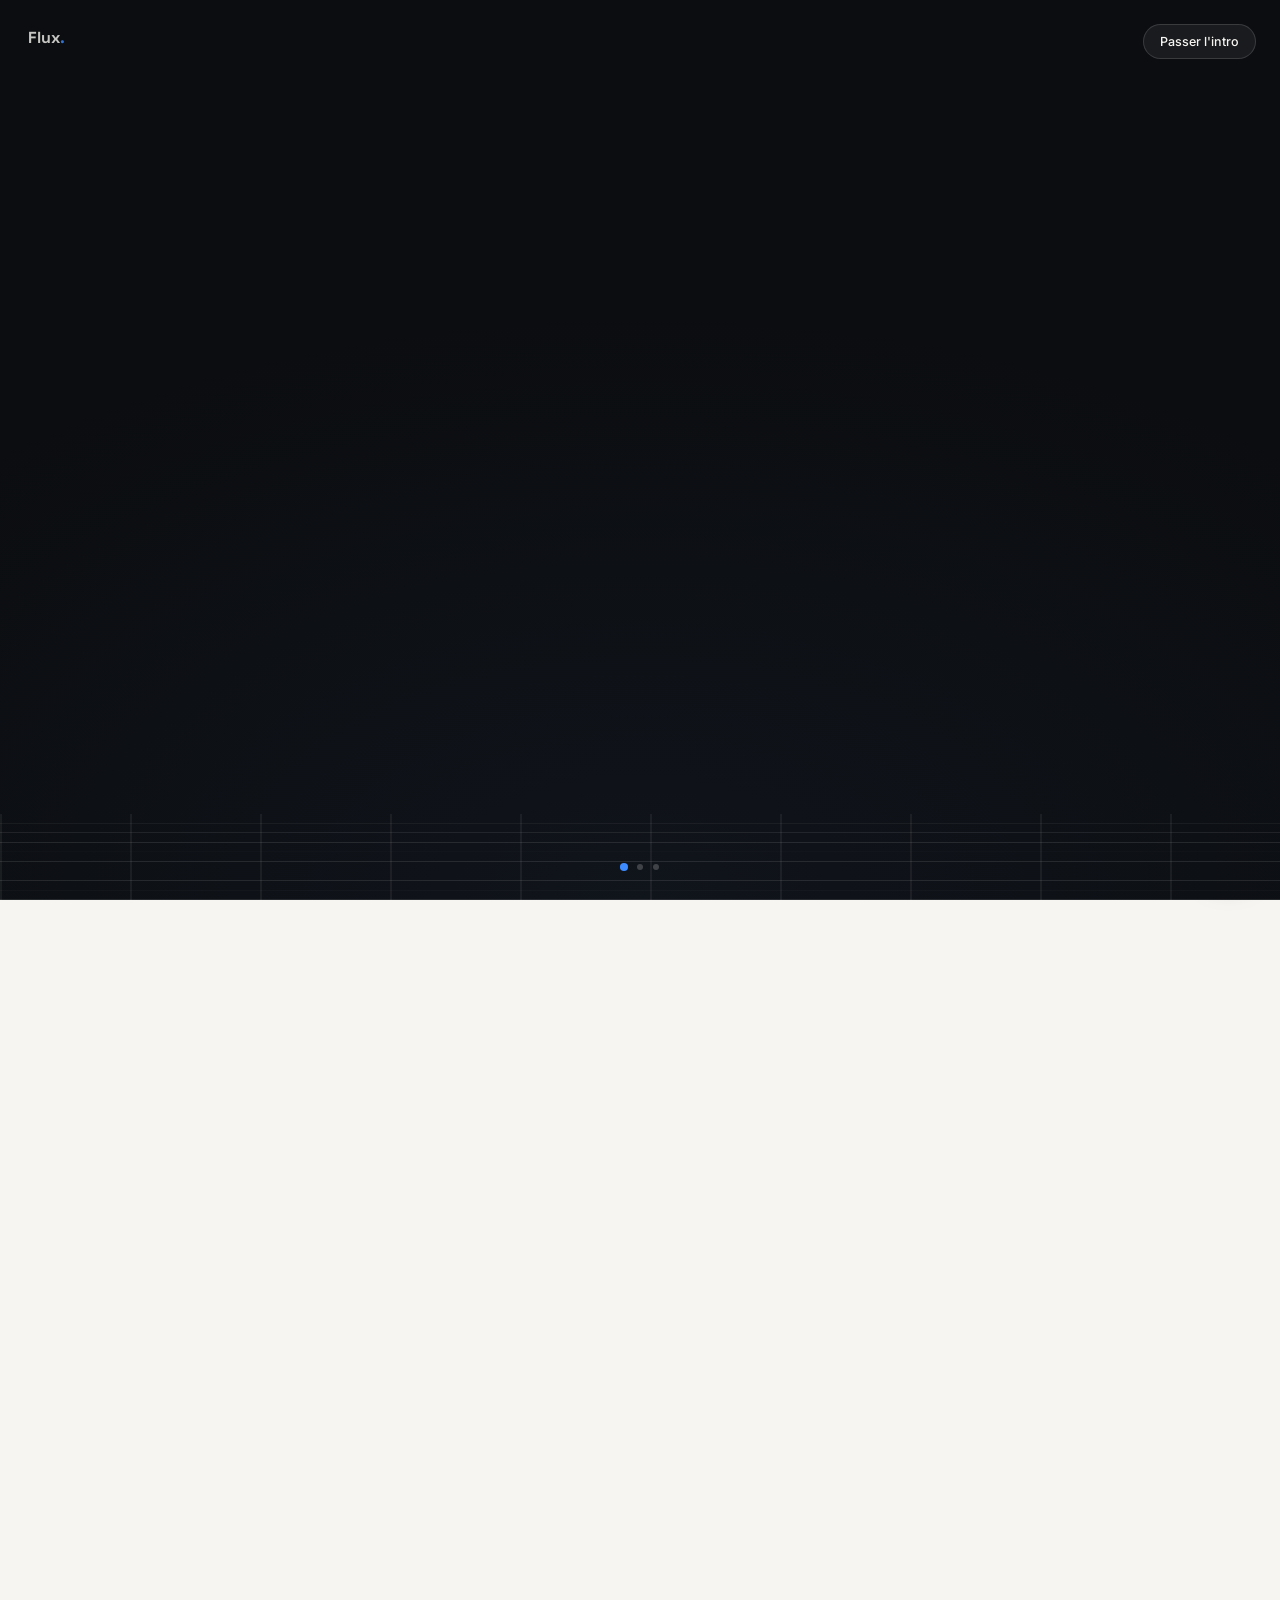
<file: index.html>
<!DOCTYPE html>
<html lang="fr">
<head>
<meta charset="UTF-8">
<meta name="viewport" content="width=device-width, initial-scale=1.0">
<title>Flux — Comprendre la transition énergétique</title>
<meta name="description" content="Flux vous explique simplement les voitures électriques, les panneaux solaires et les économies d'énergie.">
<link rel="stylesheet" href="assets/css/style.css">
<link rel="stylesheet" href="assets/css/home.css">
<link rel="stylesheet" href="assets/css/intro.css">
<link rel="stylesheet" href="assets/css/chat-widget.css">
</head>
<body>

<!-- ============ INTRO ANIMATION ============ -->
<div id="intro" class="intro" aria-hidden="true">
  <div class="intro__brand">Flux<span>.</span></div>
  <button id="introSkip" class="intro__skip">Passer l'intro</button>

  <div class="intro__stage">

    <!-- ACT 1 — voiture en bâtons 3D qui accélère sur la route -->
    <div class="intro__scene intro__scene--car" data-scene="1">
      <div class="road"></div>
      <div class="car3d" id="car3d">
        <span class="car-bar car-bar--1"></span>
        <span class="car-bar car-bar--2"></span>
        <span class="car-bar car-bar--3"></span>
        <span class="car-bar car-bar--4"></span>
        <span class="car-bar car-bar--5"></span>
        <span class="car-bar car-bar--6"></span>
        <span class="car-bar car-bar--7"></span>
        <span class="wheel wheel--front"><span class="wheel__spoke"></span></span>
        <span class="wheel wheel--rear"><span class="wheel__spoke"></span></span>
        <span class="car-trail"></span>
      </div>
    </div>

    <!-- ACT 2 — panneaux solaires en bâtons 3D qui se déploient -->
    <div class="intro__scene intro__scene--solar" data-scene="2">
      <div class="sunray"></div>
      <div class="panel-row" id="panelRow">
        <div class="panel3d" style="--d:0">
          <span class="panel-bar panel-bar--top"></span>
          <span class="panel-bar panel-bar--bottom"></span>
          <span class="panel-bar panel-bar--left"></span>
          <span class="panel-bar panel-bar--right"></span>
          <span class="panel-bar panel-bar--vmid"></span>
          <span class="panel-bar panel-bar--hmid"></span>
          <span class="panel-leg"></span>
        </div>
        <div class="panel3d" style="--d:1">
          <span class="panel-bar panel-bar--top"></span>
          <span class="panel-bar panel-bar--bottom"></span>
          <span class="panel-bar panel-bar--left"></span>
          <span class="panel-bar panel-bar--right"></span>
          <span class="panel-bar panel-bar--vmid"></span>
          <span class="panel-bar panel-bar--hmid"></span>
          <span class="panel-leg"></span>
        </div>
        <div class="panel3d" style="--d:2">
          <span class="panel-bar panel-bar--top"></span>
          <span class="panel-bar panel-bar--bottom"></span>
          <span class="panel-bar panel-bar--left"></span>
          <span class="panel-bar panel-bar--right"></span>
          <span class="panel-bar panel-bar--vmid"></span>
          <span class="panel-bar panel-bar--hmid"></span>
          <span class="panel-leg"></span>
        </div>
      </div>
    </div>

    <!-- ACT 3 — graphique en bâtons 3D qui ne fait que monter -->
    <div class="intro__scene intro__scene--chart" data-scene="3">
      <div class="chart3d">
        <div class="bar3d"><span class="bar3d__rod" style="--h:28%"></span></div>
        <div class="bar3d"><span class="bar3d__rod" style="--h:46%"></span></div>
        <div class="bar3d"><span class="bar3d__rod" style="--h:62%"></span></div>
        <div class="bar3d"><span class="bar3d__rod" style="--h:81%"></span></div>
        <div class="bar3d"><span class="bar3d__rod" style="--h:100%"></span></div>
      </div>
      <div class="chart3d__baseline"></div>
    </div>

  </div>

  <div class="intro__dots">
    <span class="intro__dot" data-dot="1"></span>
    <span class="intro__dot" data-dot="2"></span>
    <span class="intro__dot" data-dot="3"></span>
  </div>
</div>


<nav class="nav">
  <a href="index.html" class="nav__brand"><span class="nav__mark"></span>Flux<span>.</span></a>
  <ul class="nav__links">
    <li><a href="voitures-electriques.html">Voitures électriques</a></li>
    <li><a href="panneaux-solaires.html">Panneaux solaires</a></li>
    <li><a href="economies-energie.html">Économies d'énergie</a></li>
  </ul>
  <a href="economies-energie.html#calc" class="nav__cta">Estimer mes économies</a>
  <button class="nav__toggle" aria-label="menu"><span></span><span></span><span></span></button>
</nav>

<!-- HERO -->
<header class="home-hero" data-nav="dark">
  <canvas id="fieldCanvas"></canvas>
  <div class="home-hero__inner container">
    <span class="eyebrow">Guide de la transition énergétique</span>
    <h1 class="home-hero__title">L'énergie qui vient,<br>expliquée <em>simplement</em>.</h1>
    <p class="home-hero__lede">Trois sujets, une seule question : comment consommer mieux ? Flux décrypte les voitures électriques, le solaire et les économies d'énergie sans jargon — juste des faits, des chiffres, et des choix concrets.</p>
    <div class="home-hero__cta">
      <a href="voitures-electriques.html" class="btn btn-primary">Commencer la lecture</a>
      <a href="#sujets" class="btn btn-ghost">Voir les 3 sujets</a>
    </div>
  </div>
  <div class="home-hero__scroll">Défiler <span></span></div>
</header>

<!-- TOPIC CARDS -->
<section class="section topics" id="sujets" data-nav="light">
  <div class="container">
    <div class="reveal">
      <span class="eyebrow" style="color:var(--ink); ">
        <span style="background:var(--ink)" class="dot"></span>
      </span>
      <h2 class="kicker">Trois entrées, un seul fil conducteur : le courant.</h2>
      <p class="lede">Chaque page se lit en quelques minutes et va droit au but.</p>
    </div>

    <div class="topics__grid">
      <a href="voitures-electriques.html" class="topic-card topic-card--cars reveal">
        <div class="topic-card__visual"><div class="pulse-line"></div></div>
        <div class="topic-card__body">
          <span class="tag">01 — Mobilité</span>
          <h3>Voitures électriques</h3>
          <p>Autonomie, recharge, coûts réels et impact carbone : ce qui change vraiment au volant.</p>
          <span class="topic-card__link">Lire →</span>
        </div>
      </a>

      <a href="panneaux-solaires.html" class="topic-card topic-card--solar reveal">
        <div class="topic-card__visual"><div class="sun-dot"></div></div>
        <div class="topic-card__body">
          <span class="tag">02 — Production</span>
          <h3>Panneaux solaires</h3>
          <p>Comment un rayon de soleil devient de l'électricité chez vous, et à quel prix.</p>
          <span class="topic-card__link">Lire →</span>
        </div>
      </a>

      <a href="economies-energie.html" class="topic-card topic-card--save reveal">
        <div class="topic-card__visual"><div class="bar-mini"></div></div>
        <div class="topic-card__body">
          <span class="tag">03 — Consommation</span>
          <h3>Économies d'énergie</h3>
          <p>Les gestes et investissements qui font vraiment baisser une facture — classés par impact.</p>
          <span class="topic-card__link">Lire →</span>
        </div>
      </a>
    </div>
  </div>
</section>

<!-- STAT BAND -->
<section class="section-tight section-dark stat-band" data-nav="dark">
  <div class="container stat-band__grid">
    <div class="reveal">
      <div class="stat-num" data-count="55" data-suffix="%">0%</div>
      <div class="stat-label">des émissions d'un foyer proviennent du logement et de la voiture</div>
    </div>
    <div class="reveal">
      <div class="stat-num" data-count="4" data-suffix="x">0x</div>
      <div class="stat-label">rendement énergétique moyen d'une pompe à chaleur vs un chauffage électrique classique</div>
    </div>
    <div class="reveal">
      <div class="stat-num" data-count="70" data-suffix="%">0%</div>
      <div class="stat-label">de coût en moins au km pour un véhicule électrique rechargé à domicile</div>
    </div>
    <div class="reveal">
      <div class="stat-num" data-count="25" data-suffix=" ans">0 ans</div>
      <div class="stat-label">durée de vie garantie d'un panneau solaire aujourd'hui</div>
    </div>
  </div>
</section>

<!-- APPROACH -->
<section class="section approach" data-nav="light">
  <div class="container grid-2">
    <div class="reveal">
      <span class="eyebrow" style="color:var(--mist-dark)">Notre approche</span>
      <h2 class="kicker" style="color:var(--ink)">Pas de discours militant. Des chiffres qu'on peut vérifier.</h2>
    </div>
    <div class="reveal approach__list">
      <div class="approach__item">
        <span class="approach__num">01</span>
        <div><h4>Sources publiques</h4><p>ADEME, RTE, constructeurs : chaque donnée cite son origine.</p></div>
      </div>
      <div class="approach__item">
        <span class="approach__num">02</span>
        <div><h4>Cas concrets</h4><p>Des exemples chiffrés plutôt que des promesses vagues.</p></div>
      </div>
      <div class="approach__item">
        <span class="approach__num">03</span>
        <div><h4>Zéro vente</h4><p>On explique, on ne vous vend rien — pas de devis, pas de pub.</p></div>
      </div>
    </div>
  </div>
</section>

<footer class="footer">
  <div class="container">
    <div class="footer__top">
      <div class="footer__brand">Flux<span style="color:var(--accent)">.</span></div>
      <div class="footer__nav">
        <div>
          <h4>Sujets</h4>
          <a href="voitures-electriques.html">Voitures électriques</a>
          <a href="panneaux-solaires.html">Panneaux solaires</a>
          <a href="economies-energie.html">Économies d'énergie</a>
        </div>
        <div>
          <h4>Flux</h4>
          <a href="index.html">Accueil</a>
          <a href="#sujets">Les 3 sujets</a>
        </div>
      </div>
    </div>
    <div class="footer__bottom">
      <span>© <span data-year></span> Flux — Contenu informatif, ne remplace pas un avis professionnel.</span>
      <span>Fait avec un fond d'écran solaire ☀︎</span>
    </div>
  </div>
</footer>

<script src="assets/js/main.js"></script>
<script src="assets/js/home.js"></script>
<script src="assets/js/intro.js"></script>
<script src="assets/js/chat-widget.js"></script>
</body>
</html>
</file>
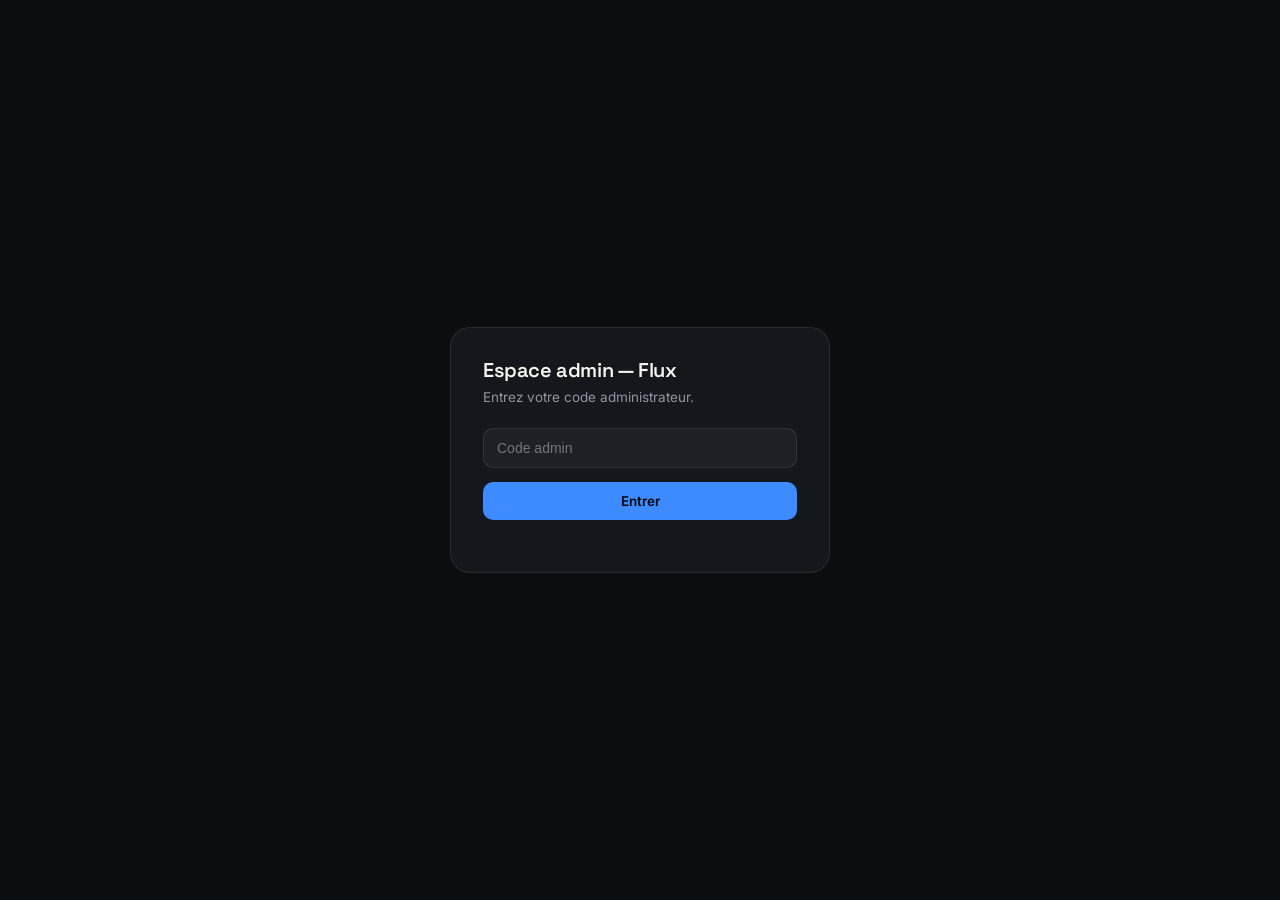
<file: admin.html>
<!DOCTYPE html>
<html lang="fr">
<head>
<meta charset="UTF-8">
<meta name="viewport" content="width=device-width, initial-scale=1.0">
<title>Admin — Flux Chat</title>
<meta name="robots" content="noindex, nofollow">
<link rel="stylesheet" href="assets/css/style.css">
<link rel="stylesheet" href="assets/css/admin.css">
</head>
<body class="admin-body">

<div class="admin-auth" id="adminAuth">
  <div class="admin-auth__card">
    <h1>Espace admin — Flux</h1>
    <p>Entrez votre code administrateur.</p>
    <input type="password" id="adminCode" placeholder="Code admin" autocomplete="off" />
    <button id="adminEnter">Entrer</button>
    <div class="admin-auth__error" id="adminError"></div>
  </div>
</div>

<div class="admin-shell" id="adminShell">
  <aside class="admin-sidebar">
    <div class="admin-sidebar__head">
      <h1>Conversations</h1>
      <p id="adminCount">Chargement…</p>
    </div>
    <div class="admin-list" id="adminList"></div>
  </aside>
  <main class="admin-main" id="adminMain">
    <div class="admin-empty">Sélectionnez une conversation à gauche</div>
  </main>
</div>

<script src="assets/js/admin.js"></script>
</body>
</html>
</file>
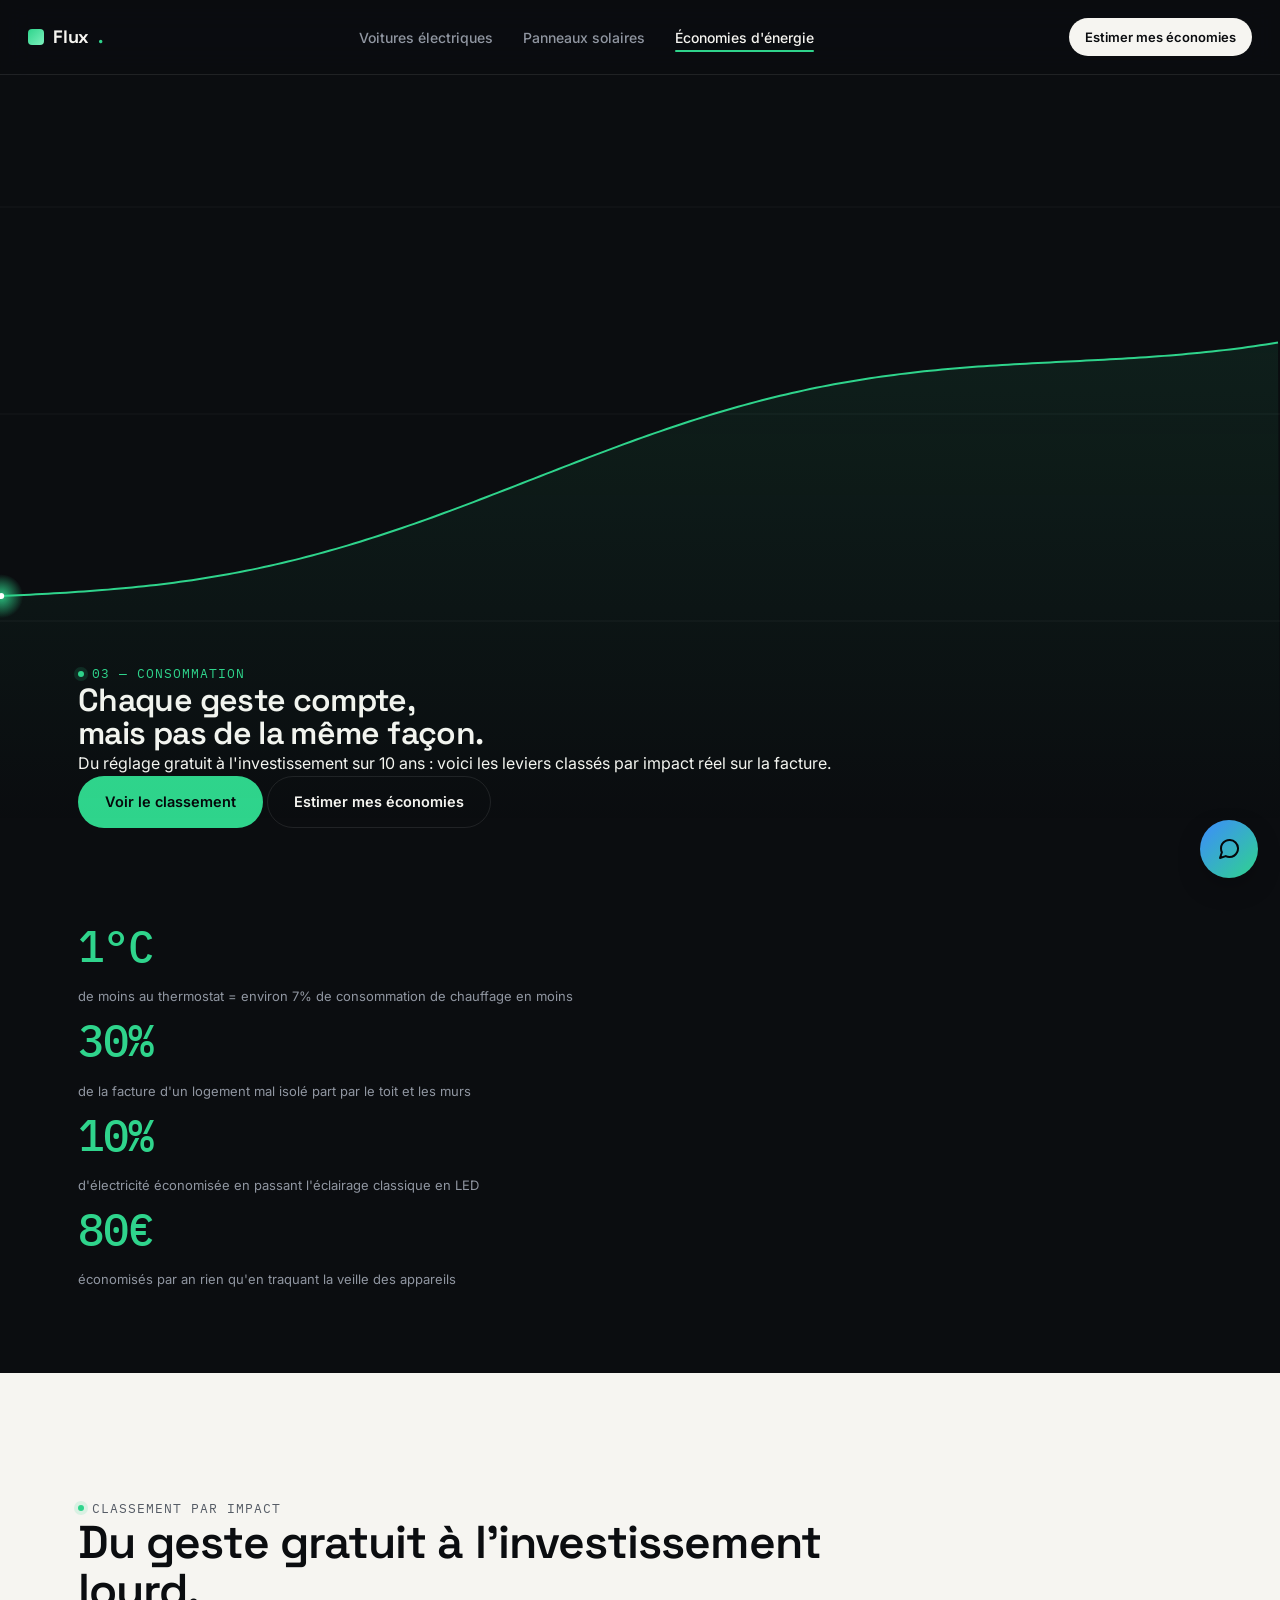
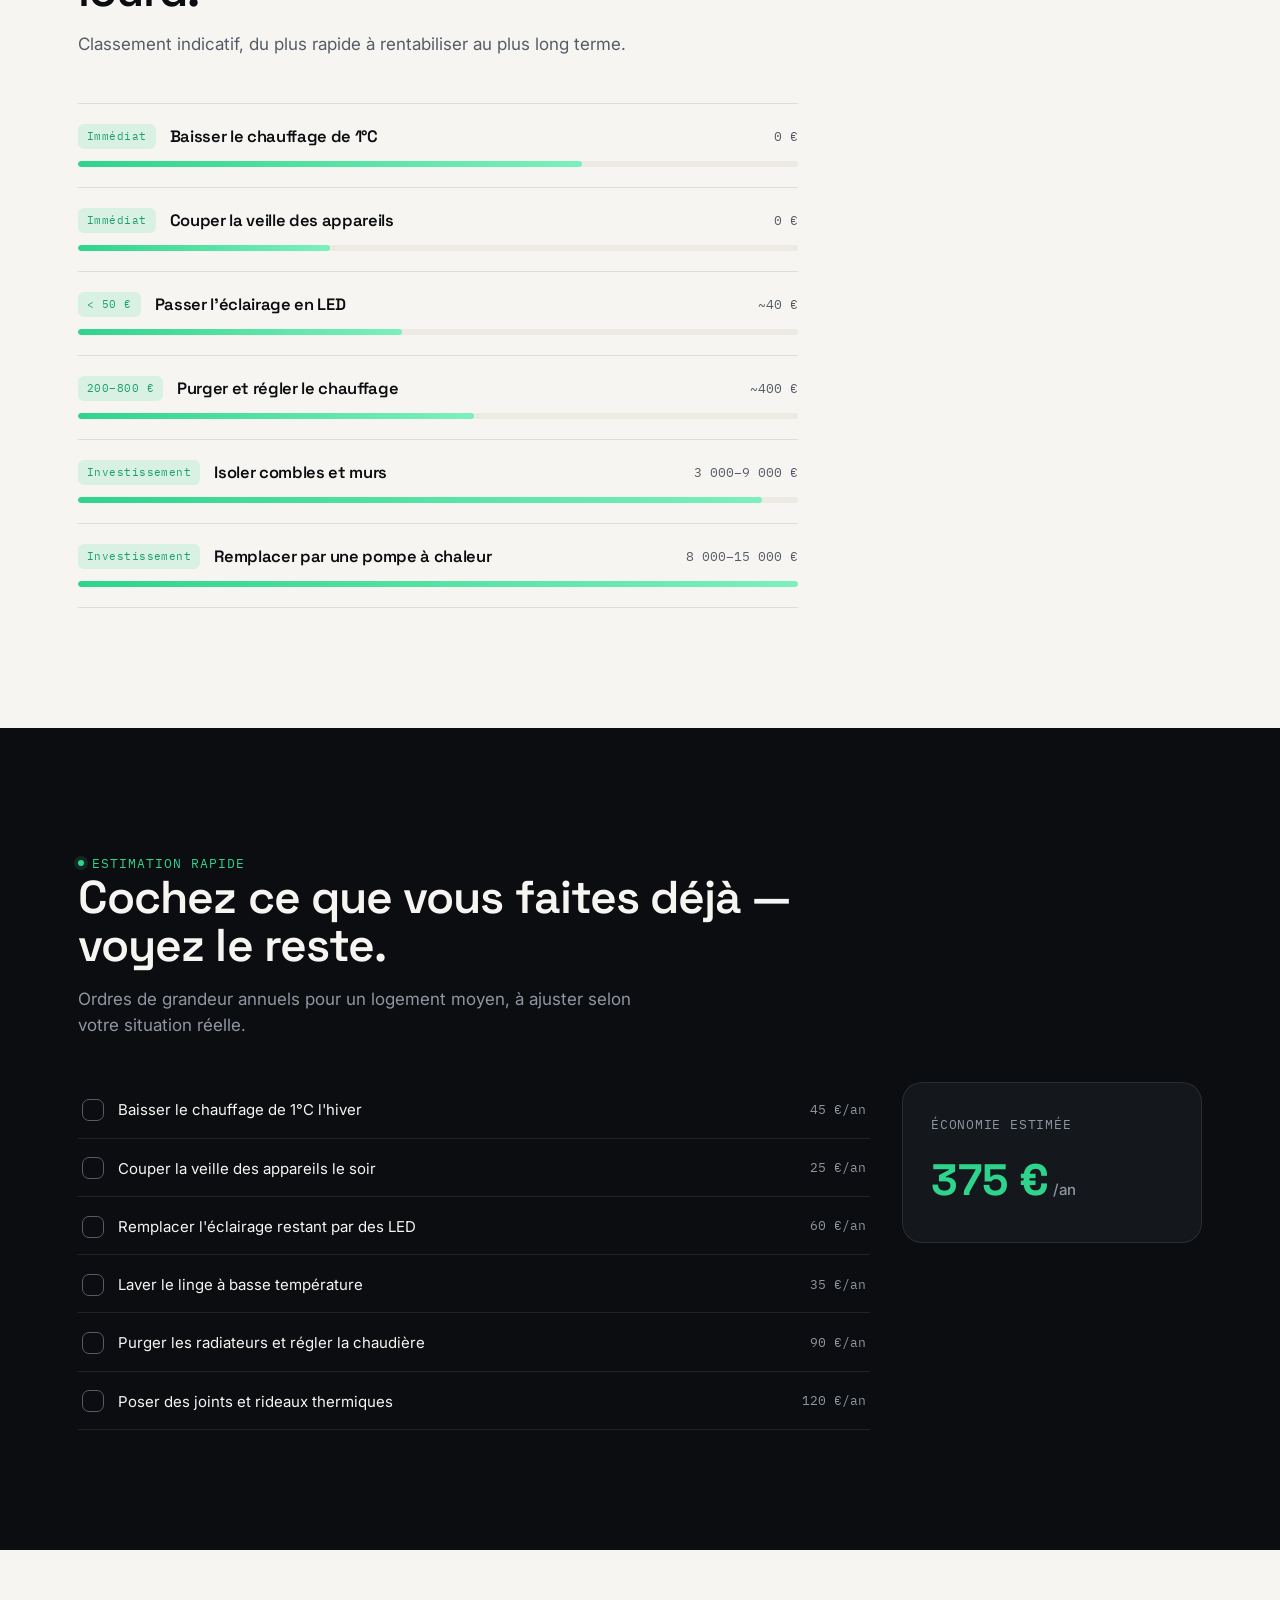
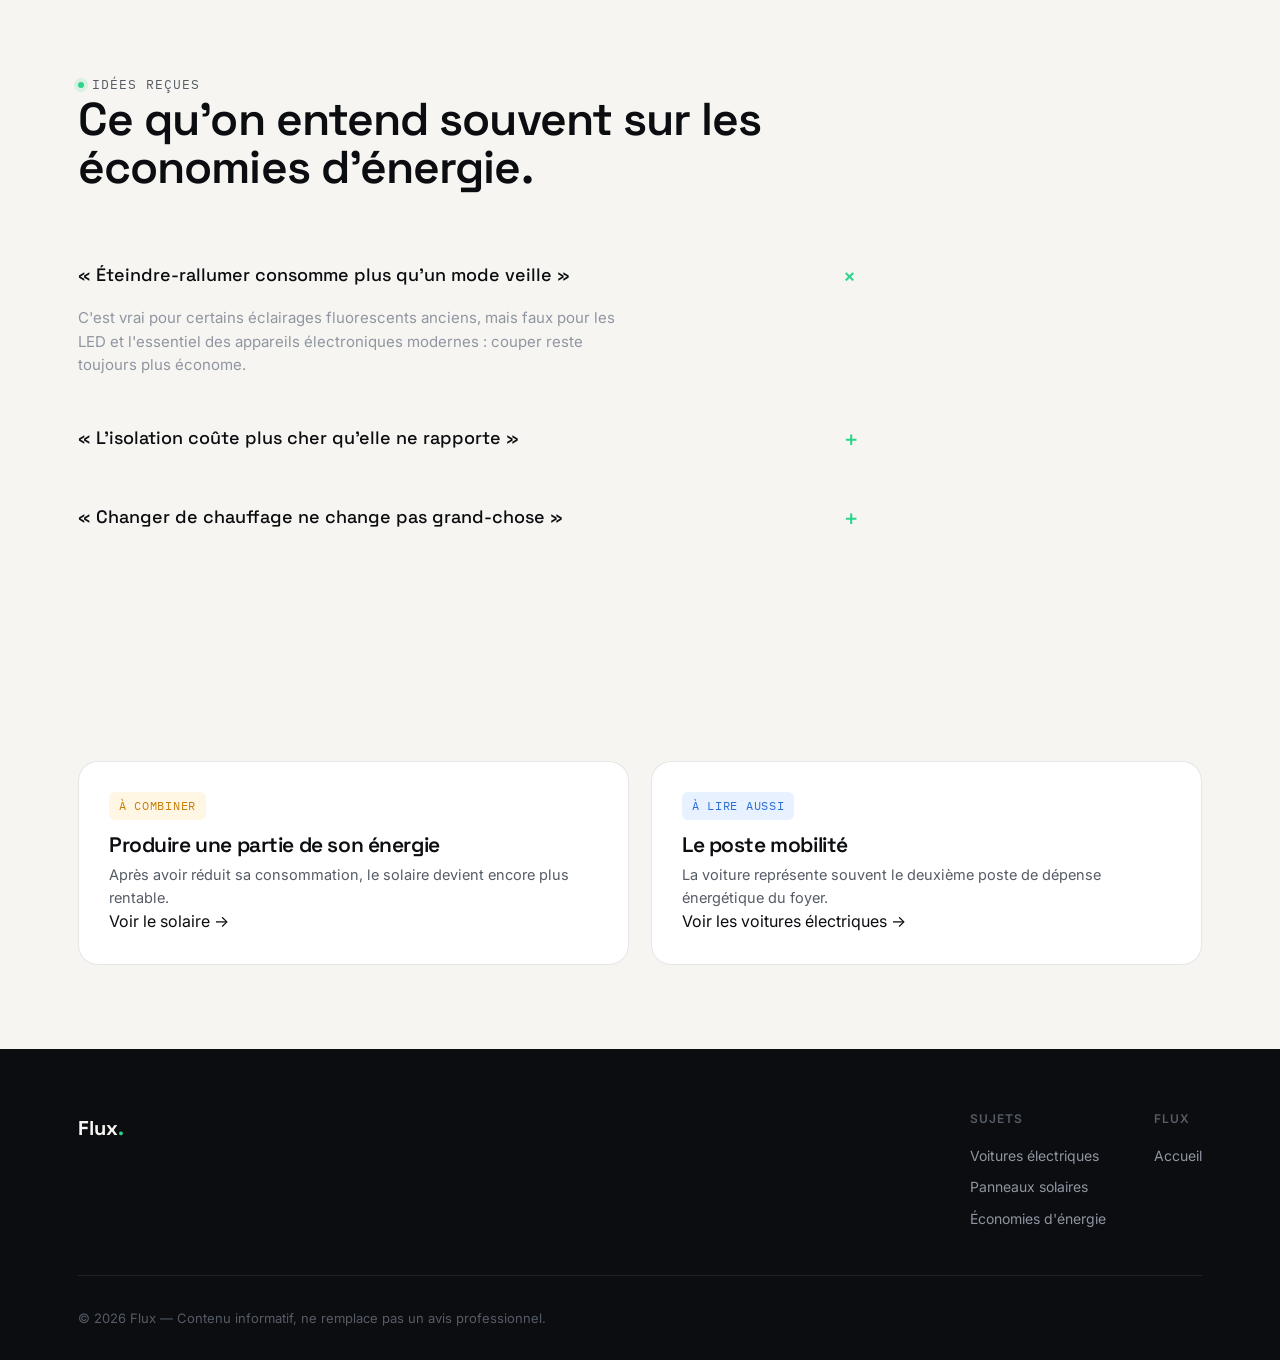
<file: economies-energie.html>
<!DOCTYPE html>
<html lang="fr">
<head>
<meta charset="UTF-8">
<meta name="viewport" content="width=device-width, initial-scale=1.0">
<title>Économies d'énergie — Flux</title>
<meta name="description" content="Les gestes et investissements qui réduisent vraiment une facture d'énergie, classés par impact.">
<link rel="stylesheet" href="assets/css/style.css">
<link rel="stylesheet" href="assets/css/savings.css">
<link rel="stylesheet" href="assets/css/chat-widget.css">
</head>
<body class="theme-save">

<nav class="nav">
  <a href="index.html" class="nav__brand"><span class="nav__mark"></span>Flux<span>.</span></a>
  <ul class="nav__links">
    <li><a href="voitures-electriques.html">Voitures électriques</a></li>
    <li><a href="panneaux-solaires.html">Panneaux solaires</a></li>
    <li><a href="economies-energie.html" class="is-active">Économies d'énergie</a></li>
  </ul>
  <a href="#calc" class="nav__cta">Estimer mes économies</a>
  <button class="nav__toggle" aria-label="menu"><span></span><span></span><span></span></button>
</nav>

<!-- HERO -->
<header class="save-hero" data-nav="dark">
  <canvas id="graphCanvas"></canvas>
  <div class="cars-hero__inner container">
    <span class="eyebrow">03 — Consommation</span>
    <h1 class="cars-hero__title">Chaque geste compte,<br>mais pas de la même façon.</h1>
    <p class="cars-hero__lede">Du réglage gratuit à l'investissement sur 10 ans : voici les leviers classés par impact réel sur la facture.</p>
    <div class="home-hero__cta">
      <a href="#classement" class="btn btn-primary">Voir le classement</a>
      <a href="#calc" class="btn btn-ghost">Estimer mes économies</a>
    </div>
  </div>
</header>

<!-- INTRO STATS -->
<section class="section-tight section-dark" data-nav="dark">
  <div class="container stat-band__grid">
    <div class="reveal">
      <div class="stat-num" data-count="1" data-suffix="°C">0°C</div>
      <div class="stat-label">de moins au thermostat = environ 7% de consommation de chauffage en moins</div>
    </div>
    <div class="reveal">
      <div class="stat-num" data-count="30" data-suffix="%">0%</div>
      <div class="stat-label">de la facture d'un logement mal isolé part par le toit et les murs</div>
    </div>
    <div class="reveal">
      <div class="stat-num" data-count="10" data-suffix="%">0%</div>
      <div class="stat-label">d'électricité économisée en passant l'éclairage classique en LED</div>
    </div>
    <div class="reveal">
      <div class="stat-num" data-count="80" data-suffix="€">0€</div>
      <div class="stat-label">économisés par an rien qu'en traquant la veille des appareils</div>
    </div>
  </div>
</section>

<!-- CLASSEMENT -->
<section class="section" id="classement" data-nav="light">
  <div class="container">
    <div class="reveal">
      <span class="eyebrow" style="color:var(--mist-dark)">Classement par impact</span>
      <h2 class="kicker" style="color:var(--ink)">Du geste gratuit à l'investissement lourd.</h2>
      <p class="lede" style="color:var(--mist-dark)">Classement indicatif, du plus rapide à rentabiliser au plus long terme.</p>
    </div>

    <div class="rank-list reveal reveal-stagger">
      <div class="rank-item" style="--i:0">
        <div class="rank-item__head">
          <span class="rank-item__badge">Immédiat</span>
          <h3>Baisser le chauffage de 1°C</h3>
          <span class="rank-item__cost">0 €</span>
        </div>
        <div class="rank-bar"><div class="rank-bar__fill" style="width:70%"></div></div>
      </div>
      <div class="rank-item" style="--i:1">
        <div class="rank-item__head">
          <span class="rank-item__badge">Immédiat</span>
          <h3>Couper la veille des appareils</h3>
          <span class="rank-item__cost">0 €</span>
        </div>
        <div class="rank-bar"><div class="rank-bar__fill" style="width:35%"></div></div>
      </div>
      <div class="rank-item" style="--i:2">
        <div class="rank-item__head">
          <span class="rank-item__badge">&lt; 50 €</span>
          <h3>Passer l'éclairage en LED</h3>
          <span class="rank-item__cost">~40 €</span>
        </div>
        <div class="rank-bar"><div class="rank-bar__fill" style="width:45%"></div></div>
      </div>
      <div class="rank-item" style="--i:3">
        <div class="rank-item__head">
          <span class="rank-item__badge">200–800 €</span>
          <h3>Purger et régler le chauffage</h3>
          <span class="rank-item__cost">~400 €</span>
        </div>
        <div class="rank-bar"><div class="rank-bar__fill" style="width:55%"></div></div>
      </div>
      <div class="rank-item" style="--i:4">
        <div class="rank-item__head">
          <span class="rank-item__badge">Investissement</span>
          <h3>Isoler combles et murs</h3>
          <span class="rank-item__cost">3 000–9 000 €</span>
        </div>
        <div class="rank-bar"><div class="rank-bar__fill" style="width:95%"></div></div>
      </div>
      <div class="rank-item" style="--i:5">
        <div class="rank-item__head">
          <span class="rank-item__badge">Investissement</span>
          <h3>Remplacer par une pompe à chaleur</h3>
          <span class="rank-item__cost">8 000–15 000 €</span>
        </div>
        <div class="rank-bar"><div class="rank-bar__fill" style="width:100%"></div></div>
      </div>
    </div>
  </div>
</section>

<!-- CALCULATOR -->
<section class="section section-dark calc-section" id="calc" data-nav="dark">
  <div class="container">
    <div class="reveal">
      <span class="eyebrow">Estimation rapide</span>
      <h2 class="kicker">Cochez ce que vous faites déjà — voyez le reste.</h2>
      <p class="lede">Ordres de grandeur annuels pour un logement moyen, à ajuster selon votre situation réelle.</p>
    </div>

    <div class="calc reveal">
      <ul class="calc__list" id="calcList">
        <li data-value="45"><label><input type="checkbox"><span class="calc__check"></span> Baisser le chauffage de 1°C l'hiver</label><span class="calc__amount">45 €/an</span></li>
        <li data-value="25"><label><input type="checkbox"><span class="calc__check"></span> Couper la veille des appareils le soir</label><span class="calc__amount">25 €/an</span></li>
        <li data-value="60"><label><input type="checkbox"><span class="calc__check"></span> Remplacer l'éclairage restant par des LED</label><span class="calc__amount">60 €/an</span></li>
        <li data-value="35"><label><input type="checkbox"><span class="calc__check"></span> Laver le linge à basse température</label><span class="calc__amount">35 €/an</span></li>
        <li data-value="90"><label><input type="checkbox"><span class="calc__check"></span> Purger les radiateurs et régler la chaudière</label><span class="calc__amount">90 €/an</span></li>
        <li data-value="120"><label><input type="checkbox"><span class="calc__check"></span> Poser des joints et rideaux thermiques</label><span class="calc__amount">120 €/an</span></li>
      </ul>
      <div class="calc__total">
        <span>Économie estimée</span>
        <strong id="calcTotal">0 €<small>/an</small></strong>
      </div>
    </div>
  </div>
</section>

<!-- FAQ -->
<section class="section" data-nav="light">
  <div class="container">
    <div class="reveal">
      <span class="eyebrow" style="color:var(--mist-dark)">Idées reçues</span>
      <h2 class="kicker" style="color:var(--ink)">Ce qu'on entend souvent sur les économies d'énergie.</h2>
    </div>
    <div class="faq reveal reveal-stagger">
      <details class="faq__item" style="--i:0" open>
        <summary>« Éteindre-rallumer consomme plus qu'un mode veille »</summary>
        <p>C'est vrai pour certains éclairages fluorescents anciens, mais faux pour les LED et l'essentiel des appareils électroniques modernes : couper reste toujours plus économe.</p>
      </details>
      <details class="faq__item" style="--i:1">
        <summary>« L'isolation coûte plus cher qu'elle ne rapporte »</summary>
        <p>Le retour sur investissement dépasse souvent 10 ans sans aide, mais les dispositifs publics (MaPrimeRénov', CEE) réduisent fortement ce délai.</p>
      </details>
      <details class="faq__item" style="--i:2">
        <summary>« Changer de chauffage ne change pas grand-chose »</summary>
        <p>Une pompe à chaleur produit en moyenne 3 à 4 fois plus de chaleur que l'électricité qu'elle consomme, contre un rendement proche de 1 pour un chauffage électrique classique.</p>
      </details>
    </div>
  </div>
</section>

<!-- CROSS LINK -->
<section class="section-tight crosslink" data-nav="light">
  <div class="container crosslink__grid">
    <a href="panneaux-solaires.html" class="crosslink__card reveal">
      <span class="tag" style="background:rgba(255,176,32,.12); color:#c97e0a">À combiner</span>
      <h3>Produire une partie de son énergie</h3>
      <p>Après avoir réduit sa consommation, le solaire devient encore plus rentable.</p>
      <span class="topic-card__link">Voir le solaire →</span>
    </a>
    <a href="voitures-electriques.html" class="crosslink__card reveal">
      <span class="tag" style="background:rgba(61,139,255,.12); color:#2b6fd6">À lire aussi</span>
      <h3>Le poste mobilité</h3>
      <p>La voiture représente souvent le deuxième poste de dépense énergétique du foyer.</p>
      <span class="topic-card__link">Voir les voitures électriques →</span>
    </a>
  </div>
</section>

<footer class="footer">
  <div class="container">
    <div class="footer__top">
      <div class="footer__brand">Flux<span style="color:var(--accent)">.</span></div>
      <div class="footer__nav">
        <div>
          <h4>Sujets</h4>
          <a href="voitures-electriques.html">Voitures électriques</a>
          <a href="panneaux-solaires.html">Panneaux solaires</a>
          <a href="economies-energie.html">Économies d'énergie</a>
        </div>
        <div>
          <h4>Flux</h4>
          <a href="index.html">Accueil</a>
        </div>
      </div>
    </div>
    <div class="footer__bottom">
      <span>© <span data-year></span> Flux — Contenu informatif, ne remplace pas un avis professionnel.</span>
    </div>
  </div>
</footer>

<script src="assets/js/main.js"></script>
<script src="assets/js/savings.js"></script>
<script src="assets/js/chat-widget.js"></script>
</body>
</html>
</file>
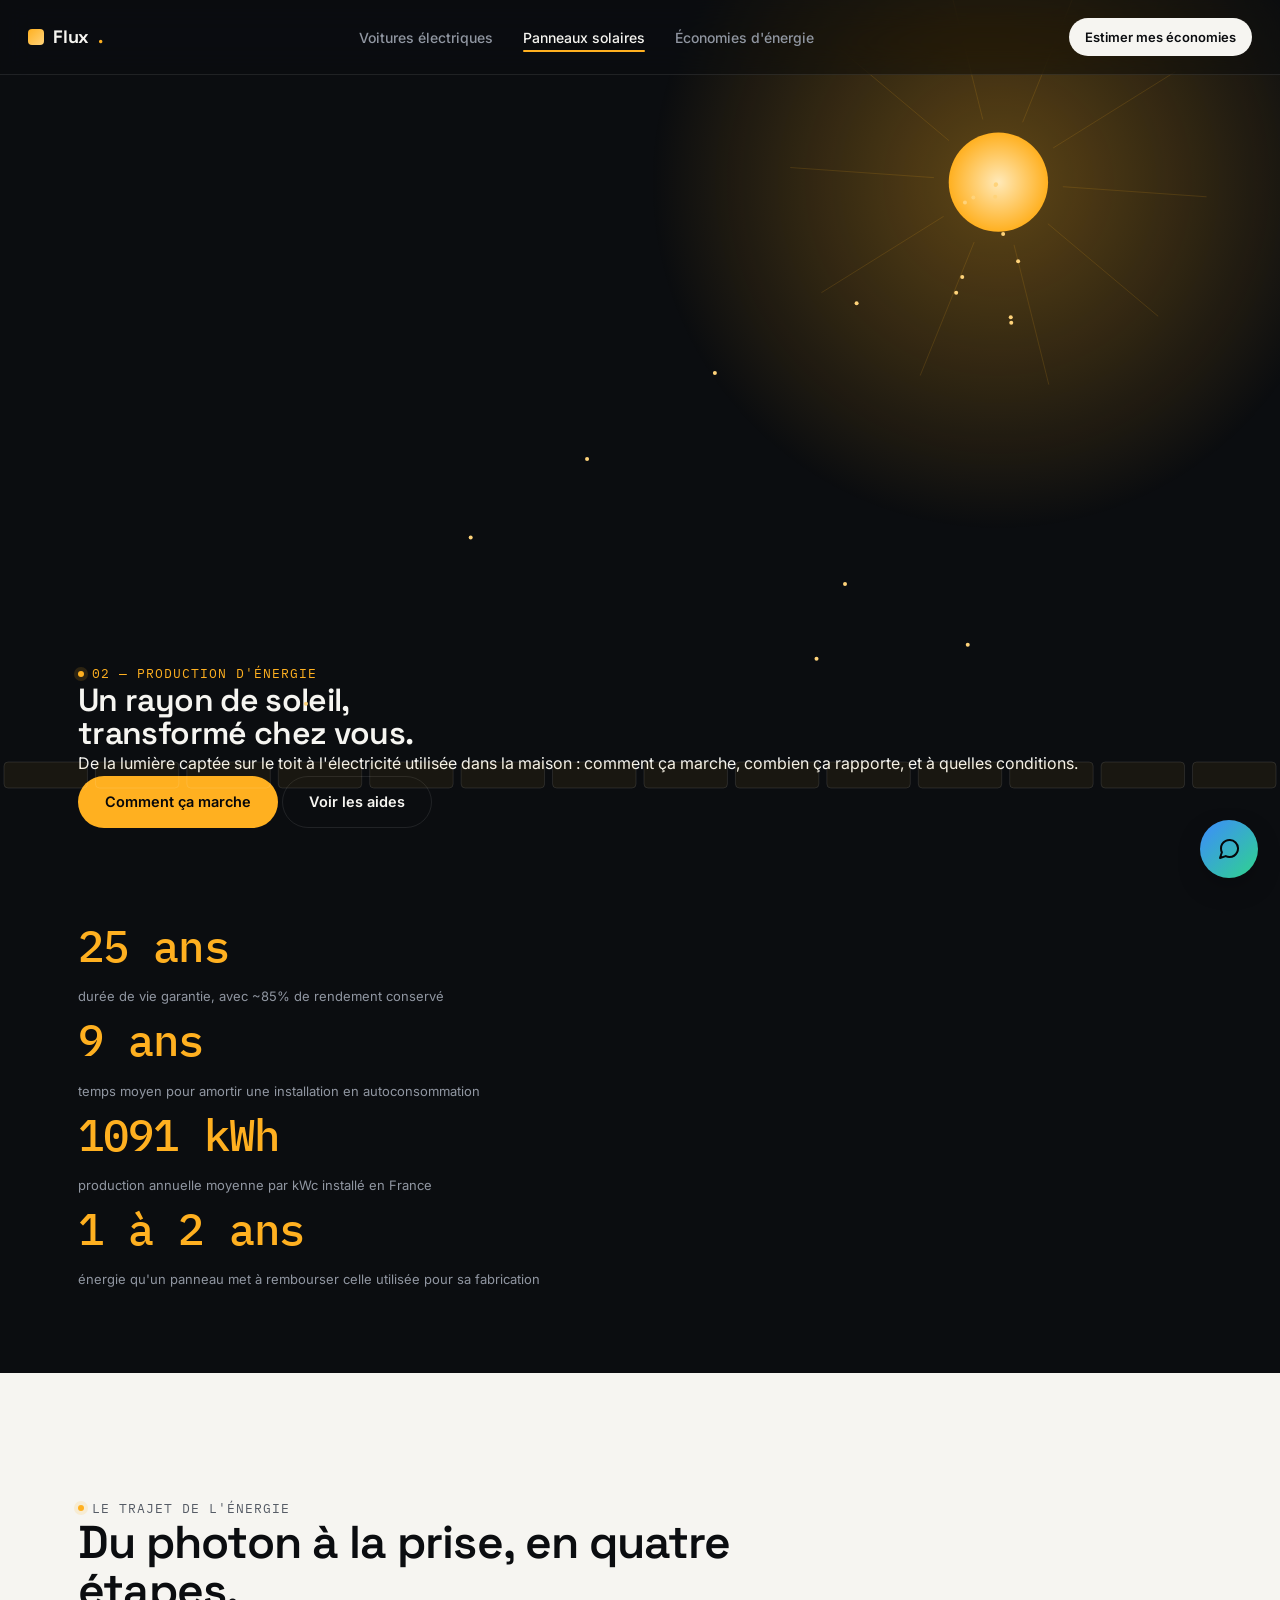
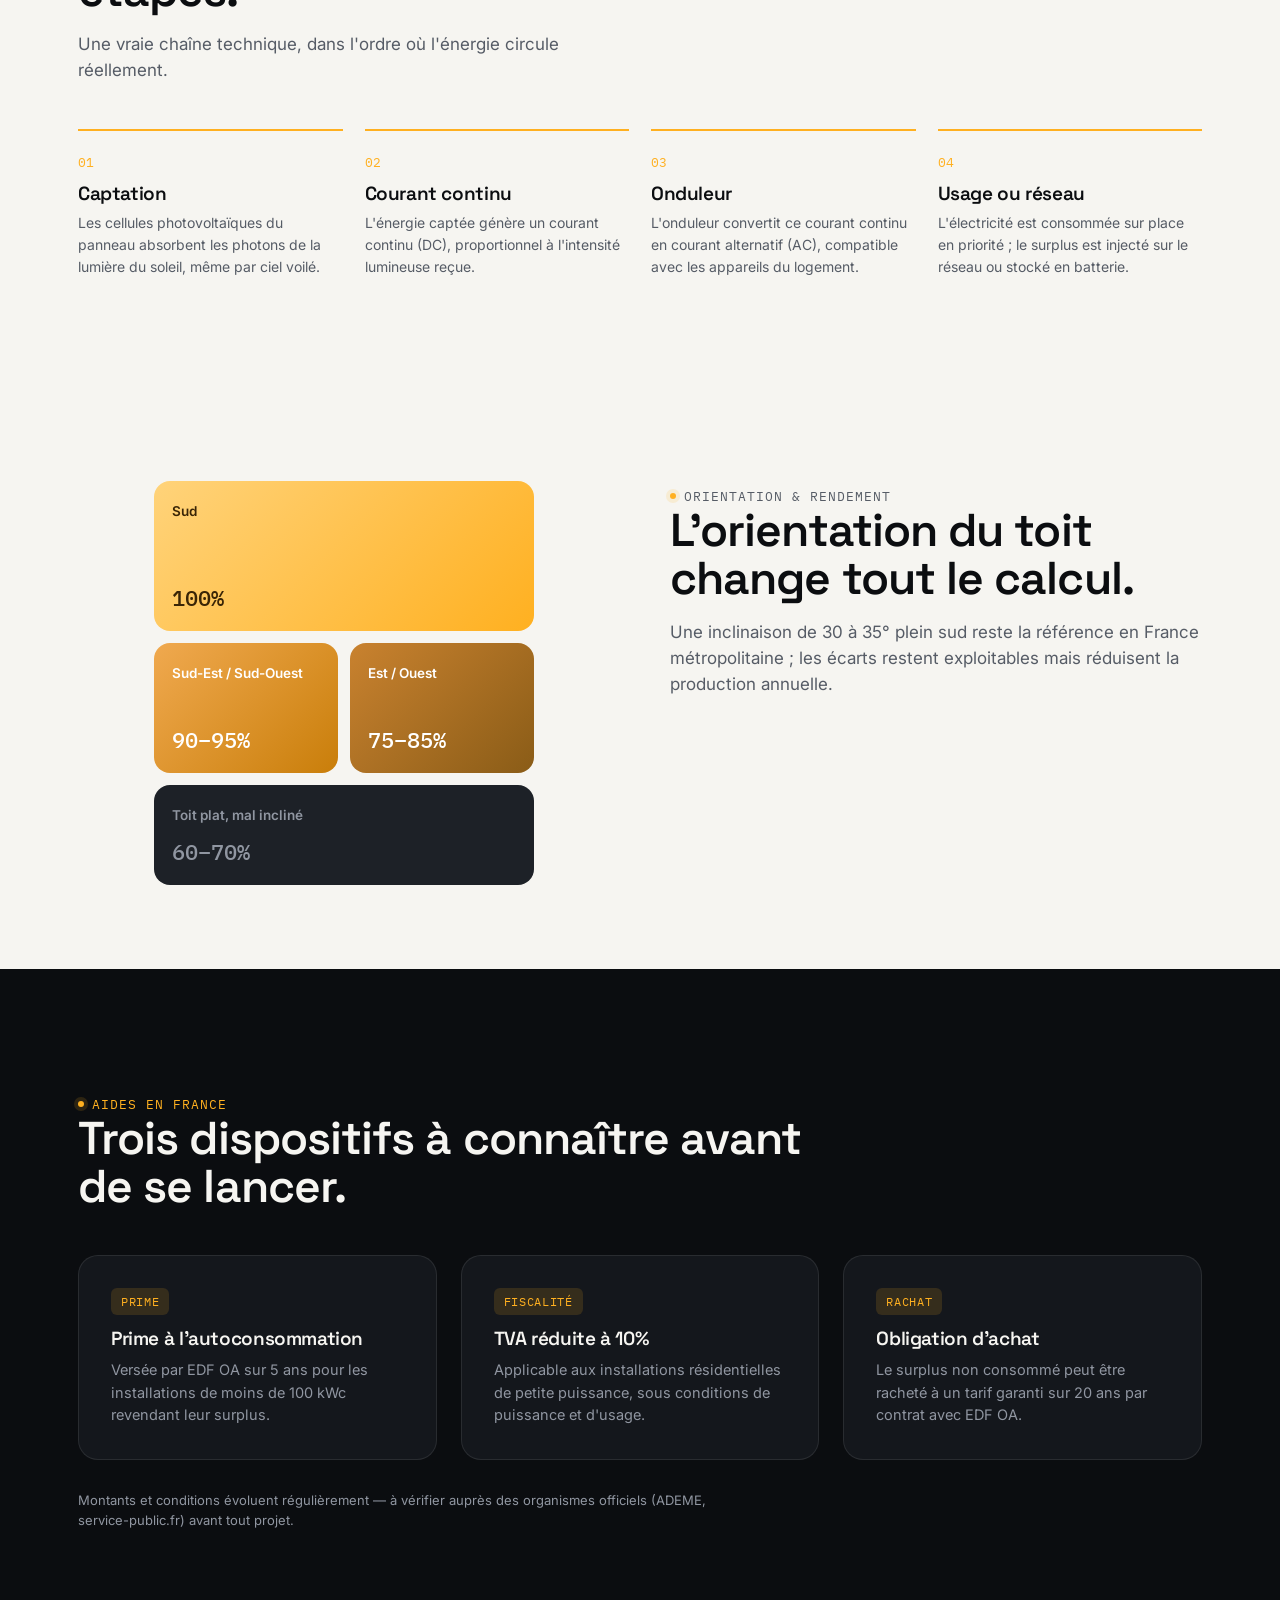
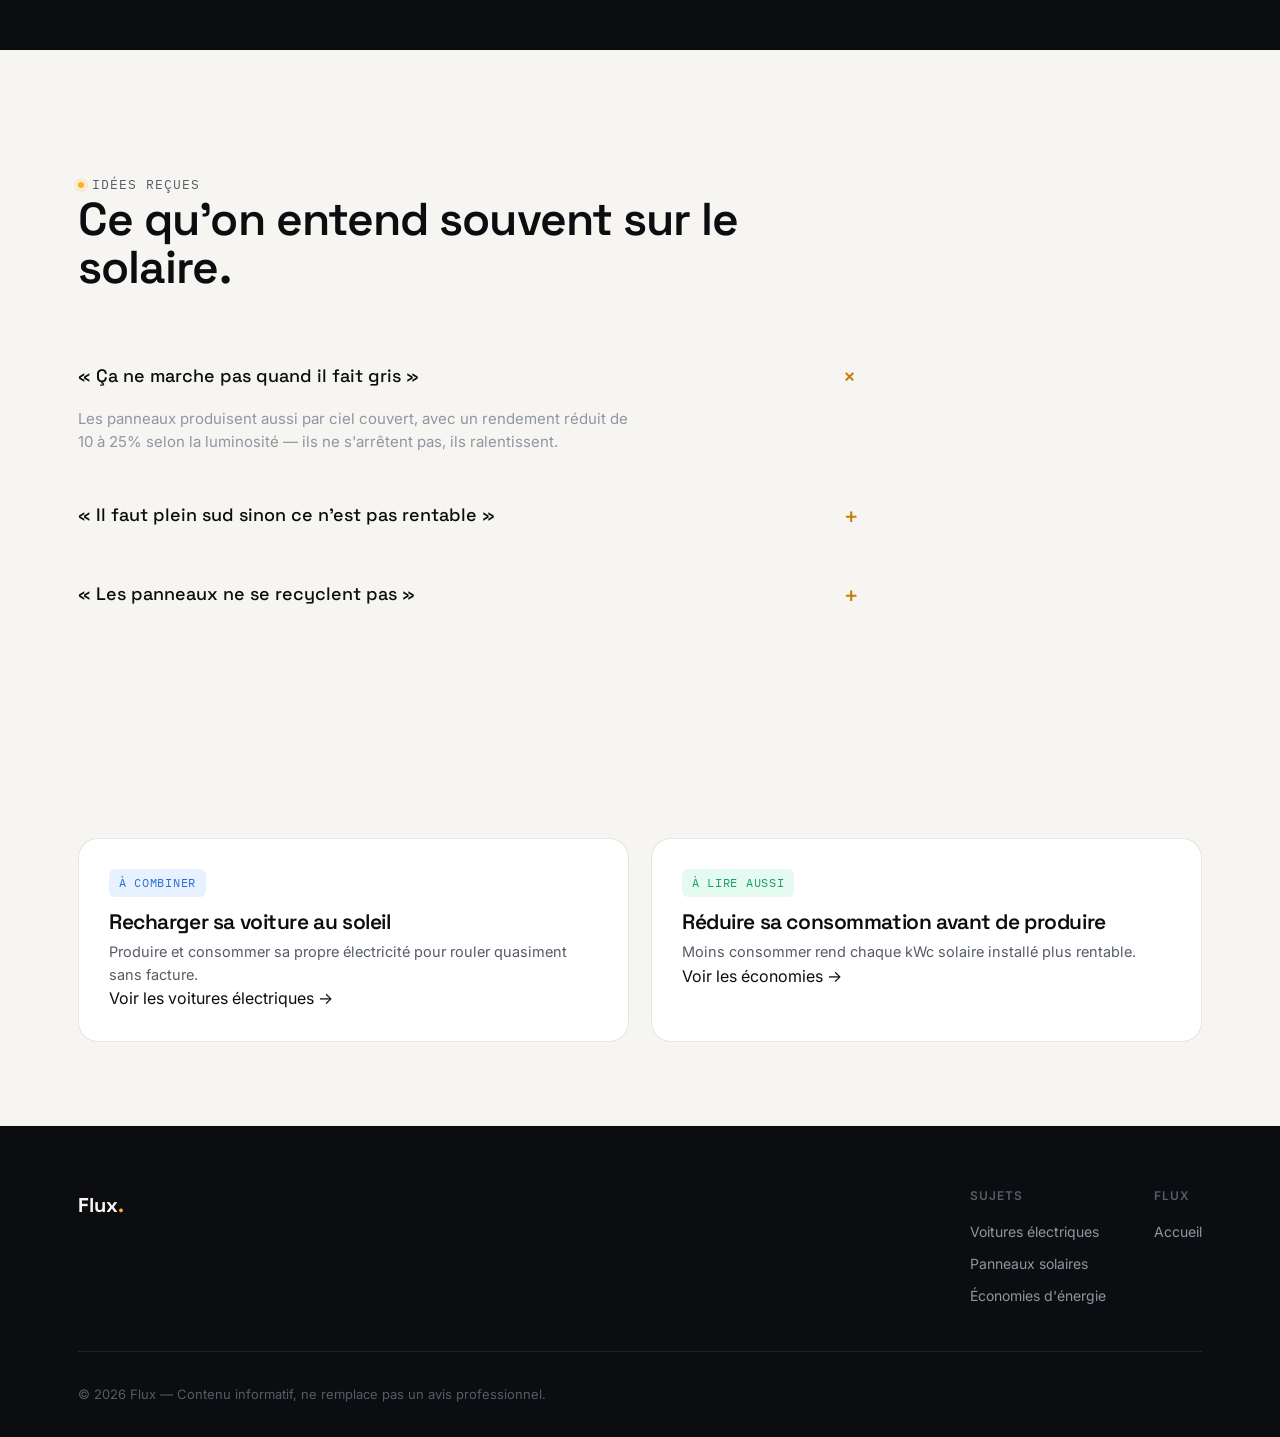
<file: panneaux-solaires.html>
<!DOCTYPE html>
<html lang="fr">
<head>
<meta charset="UTF-8">
<meta name="viewport" content="width=device-width, initial-scale=1.0">
<title>Panneaux solaires — Flux</title>
<meta name="description" content="Comment fonctionne un panneau solaire, son rendement réel et les aides disponibles en France.">
<link rel="stylesheet" href="assets/css/style.css">
<link rel="stylesheet" href="assets/css/solar.css">
<link rel="stylesheet" href="assets/css/chat-widget.css">
</head>
<body class="theme-solar">

<nav class="nav">
  <a href="index.html" class="nav__brand"><span class="nav__mark"></span>Flux<span>.</span></a>
  <ul class="nav__links">
    <li><a href="voitures-electriques.html">Voitures électriques</a></li>
    <li><a href="panneaux-solaires.html" class="is-active">Panneaux solaires</a></li>
    <li><a href="economies-energie.html">Économies d'énergie</a></li>
  </ul>
  <a href="economies-energie.html#calc" class="nav__cta">Estimer mes économies</a>
  <button class="nav__toggle" aria-label="menu"><span></span><span></span><span></span></button>
</nav>

<!-- HERO -->
<header class="solar-hero" data-nav="dark">
  <canvas id="sunCanvas"></canvas>
  <div class="cars-hero__inner container">
    <span class="eyebrow">02 — Production d'énergie</span>
    <h1 class="cars-hero__title">Un rayon de soleil,<br>transformé chez vous.</h1>
    <p class="cars-hero__lede">De la lumière captée sur le toit à l'électricité utilisée dans la maison : comment ça marche, combien ça rapporte, et à quelles conditions.</p>
    <div class="home-hero__cta">
      <a href="#fonctionnement" class="btn btn-primary">Comment ça marche</a>
      <a href="#aides" class="btn btn-ghost">Voir les aides</a>
    </div>
  </div>
</header>

<!-- INTRO STATS -->
<section class="section-tight section-dark" data-nav="dark">
  <div class="container stat-band__grid">
    <div class="reveal">
      <div class="stat-num" data-count="25" data-suffix=" ans">0 ans</div>
      <div class="stat-label">durée de vie garantie, avec ~85% de rendement conservé</div>
    </div>
    <div class="reveal">
      <div class="stat-num" data-count="9" data-suffix=" ans">0 ans</div>
      <div class="stat-label">temps moyen pour amortir une installation en autoconsommation</div>
    </div>
    <div class="reveal">
      <div class="stat-num" data-count="1100" data-suffix=" kWh">0 kWh</div>
      <div class="stat-label">production annuelle moyenne par kWc installé en France</div>
    </div>
    <div class="reveal">
      <div class="stat-num" data-count="1" data-suffix=" à 2 ans">0</div>
      <div class="stat-label">énergie qu'un panneau met à rembourser celle utilisée pour sa fabrication</div>
    </div>
  </div>
</section>

<!-- COMMENT ÇA MARCHE -->
<section class="section" id="fonctionnement" data-nav="light">
  <div class="container">
    <div class="reveal">
      <span class="eyebrow" style="color:var(--mist-dark)">Le trajet de l'énergie</span>
      <h2 class="kicker" style="color:var(--ink)">Du photon à la prise, en quatre étapes.</h2>
      <p class="lede" style="color:var(--mist-dark)">Une vraie chaîne technique, dans l'ordre où l'énergie circule réellement.</p>
    </div>

    <div class="steps reveal reveal-stagger">
      <div class="step" style="--i:0">
        <span class="step__num">01</span>
        <h3>Captation</h3>
        <p>Les cellules photovoltaïques du panneau absorbent les photons de la lumière du soleil, même par ciel voilé.</p>
      </div>
      <div class="step" style="--i:1">
        <span class="step__num">02</span>
        <h3>Courant continu</h3>
        <p>L'énergie captée génère un courant continu (DC), proportionnel à l'intensité lumineuse reçue.</p>
      </div>
      <div class="step" style="--i:2">
        <span class="step__num">03</span>
        <h3>Onduleur</h3>
        <p>L'onduleur convertit ce courant continu en courant alternatif (AC), compatible avec les appareils du logement.</p>
      </div>
      <div class="step" style="--i:3">
        <span class="step__num">04</span>
        <h3>Usage ou réseau</h3>
        <p>L'électricité est consommée sur place en priorité ; le surplus est injecté sur le réseau ou stocké en batterie.</p>
      </div>
    </div>
  </div>
</section>

<!-- ORIENTATION -->
<section class="section-tight orientation-section" data-nav="light">
  <div class="container grid-2">
    <div class="reveal orientation-visual">
      <div class="compass">
        <div class="compass__panel compass__panel--south">Sud<span>100%</span></div>
        <div class="compass__panel compass__panel--se">Sud-Est / Sud-Ouest<span>90–95%</span></div>
        <div class="compass__panel compass__panel--east">Est / Ouest<span>75–85%</span></div>
        <div class="compass__panel compass__panel--flat">Toit plat, mal incliné<span>60–70%</span></div>
      </div>
    </div>
    <div class="reveal">
      <span class="eyebrow" style="color:var(--mist-dark)">Orientation & rendement</span>
      <h2 class="kicker" style="color:var(--ink)">L'orientation du toit change tout le calcul.</h2>
      <p class="lede" style="color:var(--mist-dark)">Une inclinaison de 30 à 35° plein sud reste la référence en France métropolitaine ; les écarts restent exploitables mais réduisent la production annuelle.</p>
    </div>
  </div>
</section>

<!-- AIDES -->
<section class="section section-dark" id="aides" data-nav="dark">
  <div class="container">
    <div class="reveal">
      <span class="eyebrow">Aides en France</span>
      <h2 class="kicker">Trois dispositifs à connaître avant de se lancer.</h2>
    </div>
    <div class="grid-3 reveal reveal-stagger" style="margin-top:44px">
      <div class="card" style="--i:0">
        <span class="tag">Prime</span>
        <h3 style="margin-top:14px;font-size:19px">Prime à l'autoconsommation</h3>
        <p class="mist" style="margin-top:10px;font-size:14.5px">Versée par EDF OA sur 5 ans pour les installations de moins de 100 kWc revendant leur surplus.</p>
      </div>
      <div class="card" style="--i:1">
        <span class="tag">Fiscalité</span>
        <h3 style="margin-top:14px;font-size:19px">TVA réduite à 10%</h3>
        <p class="mist" style="margin-top:10px;font-size:14.5px">Applicable aux installations résidentielles de petite puissance, sous conditions de puissance et d'usage.</p>
      </div>
      <div class="card" style="--i:2">
        <span class="tag">Rachat</span>
        <h3 style="margin-top:14px;font-size:19px">Obligation d'achat</h3>
        <p class="mist" style="margin-top:10px;font-size:14.5px">Le surplus non consommé peut être racheté à un tarif garanti sur 20 ans par contrat avec EDF OA.</p>
      </div>
    </div>
    <p class="aides-note mist">Montants et conditions évoluent régulièrement — à vérifier auprès des organismes officiels (ADEME, service-public.fr) avant tout projet.</p>
  </div>
</section>

<!-- FAQ -->
<section class="section" data-nav="light">
  <div class="container">
    <div class="reveal">
      <span class="eyebrow" style="color:var(--mist-dark)">Idées reçues</span>
      <h2 class="kicker" style="color:var(--ink)">Ce qu'on entend souvent sur le solaire.</h2>
    </div>
    <div class="faq reveal reveal-stagger" style="--accent:#c97e0a">
      <details class="faq__item" style="--i:0" open>
        <summary>« Ça ne marche pas quand il fait gris »</summary>
        <p>Les panneaux produisent aussi par ciel couvert, avec un rendement réduit de 10 à 25% selon la luminosité — ils ne s'arrêtent pas, ils ralentissent.</p>
      </details>
      <details class="faq__item" style="--i:1">
        <summary>« Il faut plein sud sinon ce n'est pas rentable »</summary>
        <p>Une orientation est/ouest conserve 75 à 85% du potentiel maximal, ce qui reste largement rentable sur la durée de vie de l'installation.</p>
      </details>
      <details class="faq__item" style="--i:2">
        <summary>« Les panneaux ne se recyclent pas »</summary>
        <p>Les filières de recyclage existent en France et récupèrent en moyenne plus de 90% des matériaux (verre, aluminium, silicium).</p>
      </details>
    </div>
  </div>
</section>

<!-- CROSS LINK -->
<section class="section-tight crosslink" data-nav="light">
  <div class="container crosslink__grid">
    <a href="voitures-electriques.html" class="crosslink__card reveal">
      <span class="tag" style="background:rgba(61,139,255,.12); color:#2b6fd6">À combiner</span>
      <h3>Recharger sa voiture au soleil</h3>
      <p>Produire et consommer sa propre électricité pour rouler quasiment sans facture.</p>
      <span class="topic-card__link">Voir les voitures électriques →</span>
    </a>
    <a href="economies-energie.html" class="crosslink__card reveal">
      <span class="tag" style="background:rgba(47,212,140,.12); color:#1b9f6b">À lire aussi</span>
      <h3>Réduire sa consommation avant de produire</h3>
      <p>Moins consommer rend chaque kWc solaire installé plus rentable.</p>
      <span class="topic-card__link">Voir les économies →</span>
    </a>
  </div>
</section>

<footer class="footer">
  <div class="container">
    <div class="footer__top">
      <div class="footer__brand">Flux<span style="color:var(--accent)">.</span></div>
      <div class="footer__nav">
        <div>
          <h4>Sujets</h4>
          <a href="voitures-electriques.html">Voitures électriques</a>
          <a href="panneaux-solaires.html">Panneaux solaires</a>
          <a href="economies-energie.html">Économies d'énergie</a>
        </div>
        <div>
          <h4>Flux</h4>
          <a href="index.html">Accueil</a>
        </div>
      </div>
    </div>
    <div class="footer__bottom">
      <span>© <span data-year></span> Flux — Contenu informatif, ne remplace pas un avis professionnel.</span>
    </div>
  </div>
</footer>

<script src="assets/js/main.js"></script>
<script src="assets/js/solar.js"></script>
<script src="assets/js/chat-widget.js"></script>
</body>
</html>
</file>
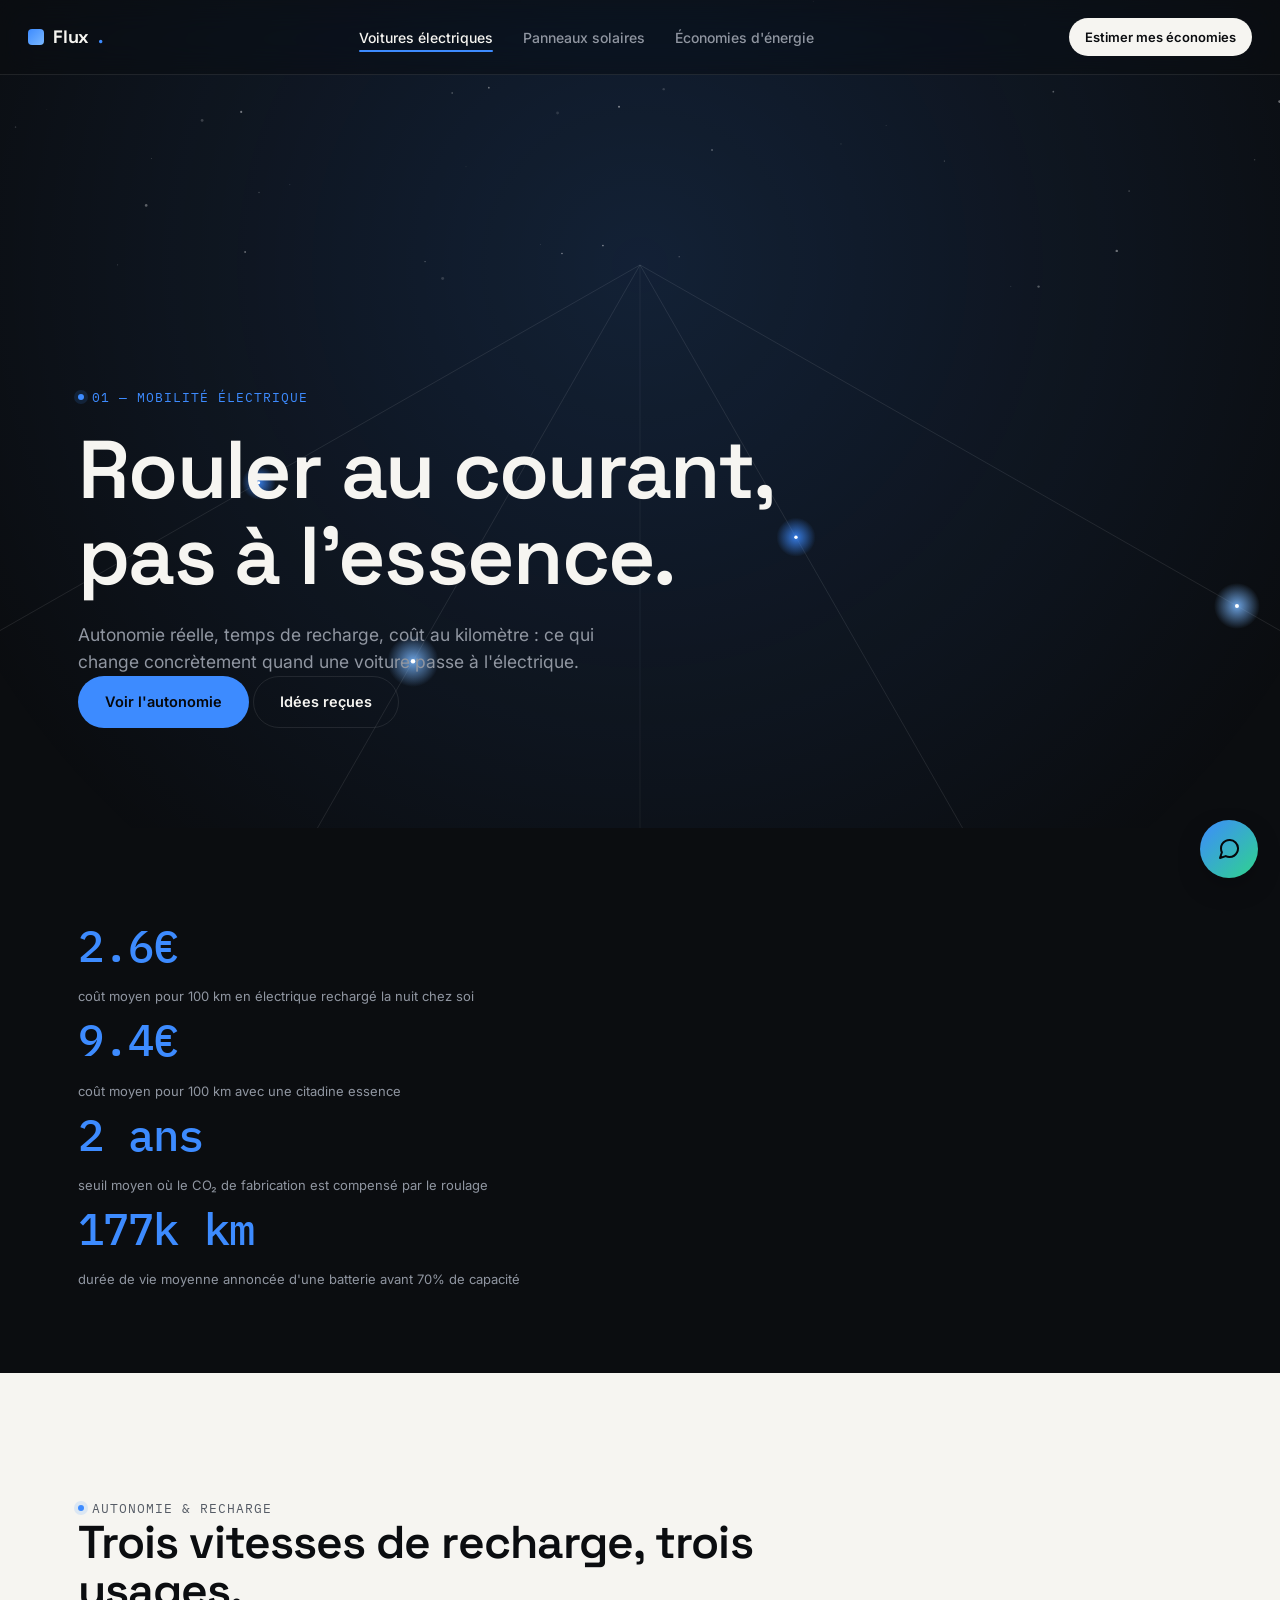
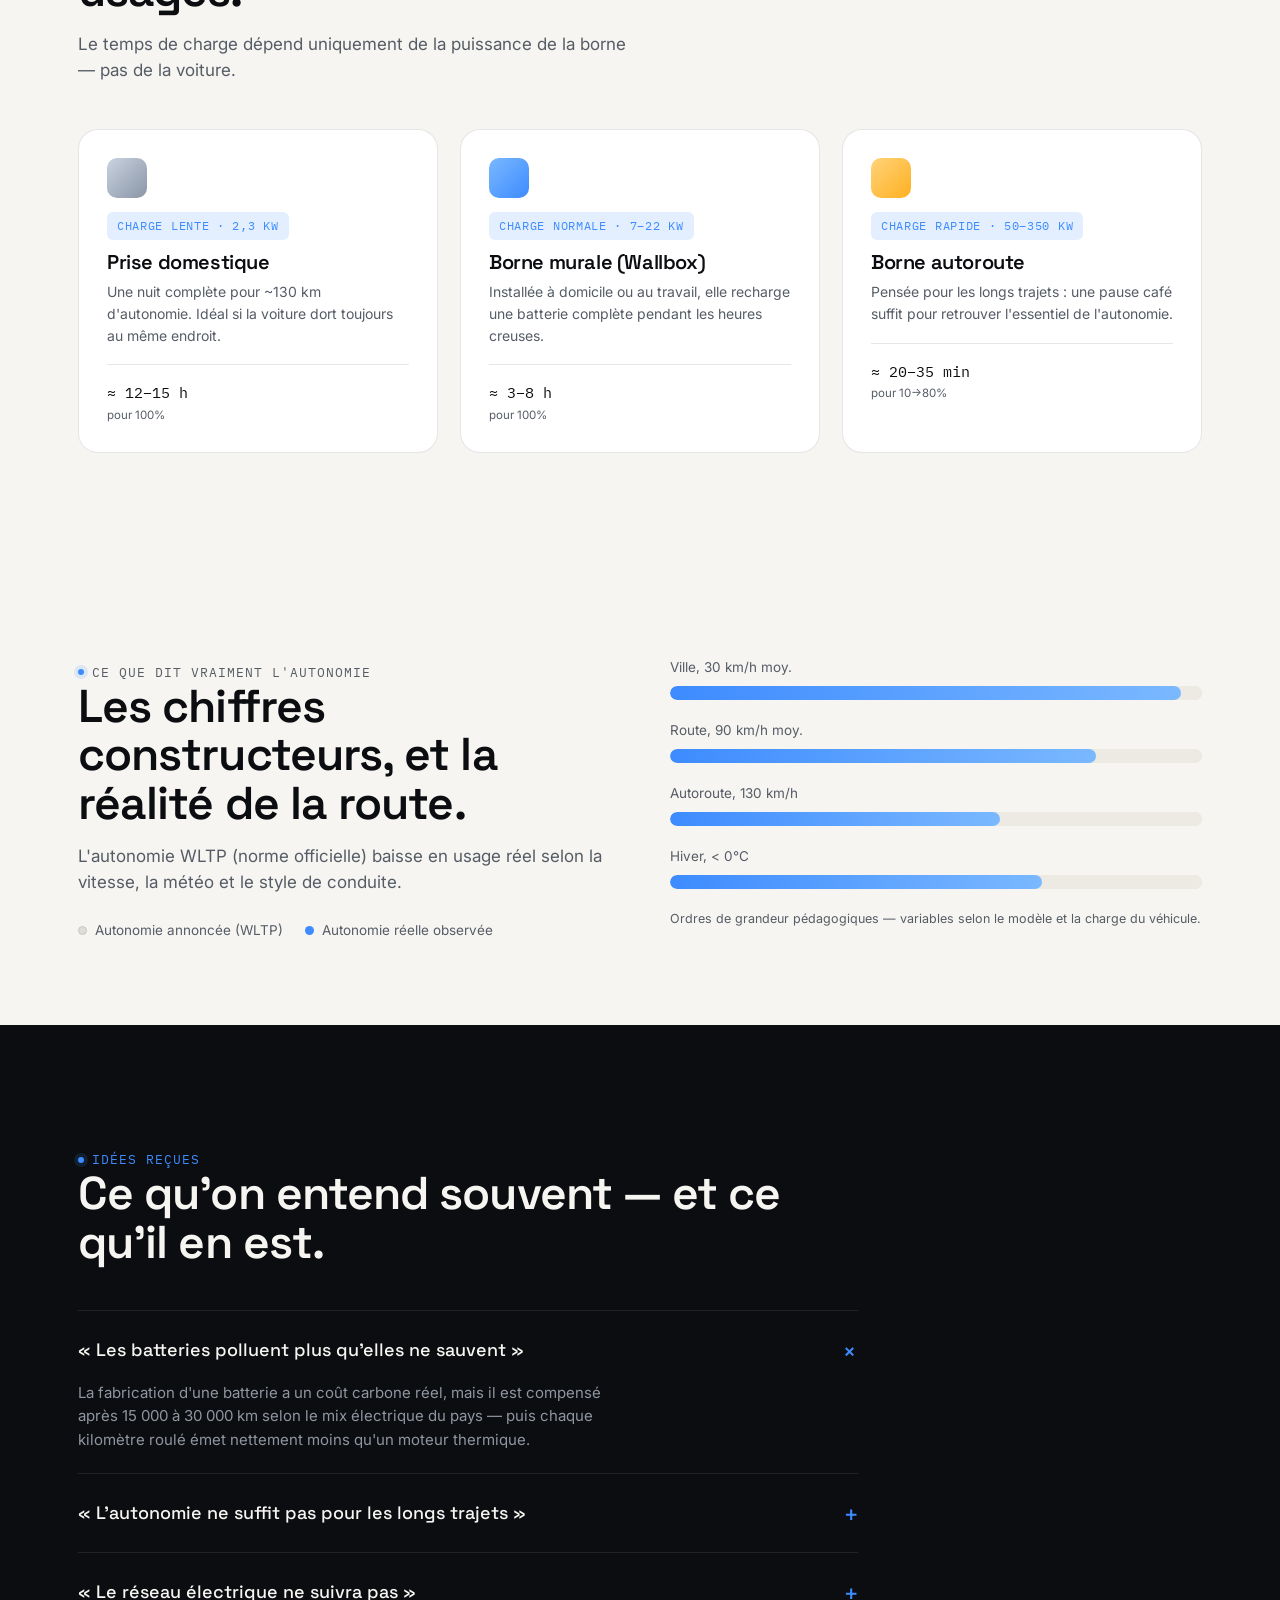
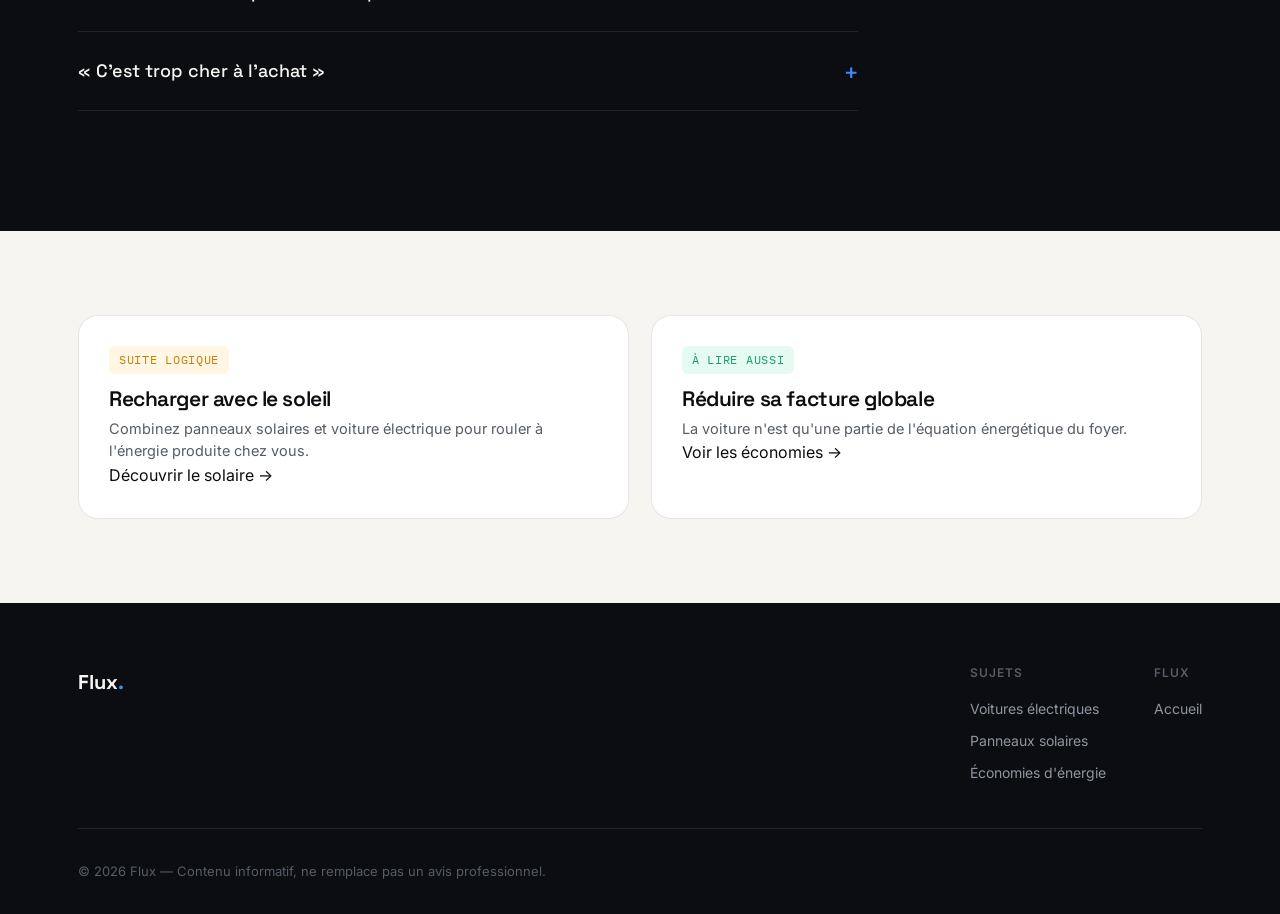
<file: voitures-electriques.html>
<!DOCTYPE html>
<html lang="fr">
<head>
<meta charset="UTF-8">
<meta name="viewport" content="width=device-width, initial-scale=1.0">
<title>Voitures électriques — Flux</title>
<meta name="description" content="Autonomie, recharge, coûts et impact environnemental des voitures électriques, expliqués simplement.">
<link rel="stylesheet" href="assets/css/style.css">
<link rel="stylesheet" href="assets/css/cars.css">
<link rel="stylesheet" href="assets/css/chat-widget.css">
</head>
<body class="theme-cars">

<nav class="nav">
  <a href="index.html" class="nav__brand"><span class="nav__mark"></span>Flux<span>.</span></a>
  <ul class="nav__links">
    <li><a href="voitures-electriques.html" class="is-active">Voitures électriques</a></li>
    <li><a href="panneaux-solaires.html">Panneaux solaires</a></li>
    <li><a href="economies-energie.html">Économies d'énergie</a></li>
  </ul>
  <a href="economies-energie.html#calc" class="nav__cta">Estimer mes économies</a>
  <button class="nav__toggle" aria-label="menu"><span></span><span></span><span></span></button>
</nav>

<!-- HERO -->
<header class="cars-hero" data-nav="dark">
  <canvas id="roadCanvas"></canvas>
  <div class="cars-hero__inner container">
    <span class="eyebrow">01 — Mobilité électrique</span>
    <h1 class="cars-hero__title">Rouler au courant,<br>pas à l'essence.</h1>
    <p class="cars-hero__lede">Autonomie réelle, temps de recharge, coût au kilomètre : ce qui change concrètement quand une voiture passe à l'électrique.</p>
    <div class="home-hero__cta">
      <a href="#autonomie" class="btn btn-primary">Voir l'autonomie</a>
      <a href="#idees-recues" class="btn btn-ghost">Idées reçues</a>
    </div>
  </div>
</header>

<!-- INTRO STATS -->
<section class="section-tight section-dark" data-nav="dark">
  <div class="container stat-band__grid">
    <div class="reveal">
      <div class="stat-num" data-count="2.6" data-suffix="€">0€</div>
      <div class="stat-label">coût moyen pour 100 km en électrique rechargé la nuit chez soi</div>
    </div>
    <div class="reveal">
      <div class="stat-num" data-count="9.5" data-suffix="€">0€</div>
      <div class="stat-label">coût moyen pour 100 km avec une citadine essence</div>
    </div>
    <div class="reveal">
      <div class="stat-num" data-count="2" data-suffix=" ans">0 ans</div>
      <div class="stat-label">seuil moyen où le CO₂ de fabrication est compensé par le roulage</div>
    </div>
    <div class="reveal">
      <div class="stat-num" data-count="180" data-suffix="k km">0k km</div>
      <div class="stat-label">durée de vie moyenne annoncée d'une batterie avant 70% de capacité</div>
    </div>
  </div>
</section>

<!-- AUTONOMIE / RECHARGE -->
<section class="section" id="autonomie" data-nav="light">
  <div class="container">
    <div class="reveal">
      <span class="eyebrow" style="color:var(--mist-dark)">Autonomie & recharge</span>
      <h2 class="kicker" style="color:var(--ink)">Trois vitesses de recharge, trois usages.</h2>
      <p class="lede" style="color:var(--mist-dark)">Le temps de charge dépend uniquement de la puissance de la borne — pas de la voiture.</p>
    </div>

    <div class="charge-grid reveal reveal-stagger">
      <div class="charge-card" style="--i:0">
        <div class="charge-card__icon charge-card__icon--slow"></div>
        <span class="tag">Charge lente · 2,3 kW</span>
        <h3>Prise domestique</h3>
        <p>Une nuit complète pour ~130 km d'autonomie. Idéal si la voiture dort toujours au même endroit.</p>
        <div class="charge-card__time">≈ 12–15 h <span>pour 100%</span></div>
      </div>
      <div class="charge-card" style="--i:1">
        <div class="charge-card__icon charge-card__icon--normal"></div>
        <span class="tag">Charge normale · 7–22 kW</span>
        <h3>Borne murale (Wallbox)</h3>
        <p>Installée à domicile ou au travail, elle recharge une batterie complète pendant les heures creuses.</p>
        <div class="charge-card__time">≈ 3–8 h <span>pour 100%</span></div>
      </div>
      <div class="charge-card" style="--i:2">
        <div class="charge-card__icon charge-card__icon--fast"></div>
        <span class="tag">Charge rapide · 50–350 kW</span>
        <h3>Borne autoroute</h3>
        <p>Pensée pour les longs trajets : une pause café suffit pour retrouver l'essentiel de l'autonomie.</p>
        <div class="charge-card__time">≈ 20–35 min <span>pour 10→80%</span></div>
      </div>
    </div>
  </div>
</section>

<!-- BATTERY VISUAL -->
<section class="section-tight battery-section" data-nav="light">
  <div class="container grid-2">
    <div class="reveal">
      <span class="eyebrow" style="color:var(--mist-dark)">Ce que dit vraiment l'autonomie</span>
      <h2 class="kicker" style="color:var(--ink)">Les chiffres constructeurs, et la réalité de la route.</h2>
      <p class="lede" style="color:var(--mist-dark)">L'autonomie WLTP (norme officielle) baisse en usage réel selon la vitesse, la météo et le style de conduite.</p>
      <ul class="battery-legend">
        <li><span class="dot dot--full"></span>Autonomie annoncée (WLTP)</li>
        <li><span class="dot dot--real"></span>Autonomie réelle observée</li>
      </ul>
    </div>
    <div class="reveal battery-compare">
      <div class="battery-row">
        <span>Ville, 30 km/h moy.</span>
        <div class="battery-bar"><div class="battery-bar__fill" style="width:100%"></div><div class="battery-bar__real" style="width:96%"></div></div>
      </div>
      <div class="battery-row">
        <span>Route, 90 km/h moy.</span>
        <div class="battery-bar"><div class="battery-bar__fill" style="width:100%"></div><div class="battery-bar__real" style="width:80%"></div></div>
      </div>
      <div class="battery-row">
        <span>Autoroute, 130 km/h</span>
        <div class="battery-bar"><div class="battery-bar__fill" style="width:100%"></div><div class="battery-bar__real" style="width:62%"></div></div>
      </div>
      <div class="battery-row">
        <span>Hiver, &lt; 0°C</span>
        <div class="battery-bar"><div class="battery-bar__fill" style="width:100%"></div><div class="battery-bar__real" style="width:70%"></div></div>
      </div>
      <p class="battery-note">Ordres de grandeur pédagogiques — variables selon le modèle et la charge du véhicule.</p>
    </div>
  </div>
</section>

<!-- IDÉES REÇUES -->
<section class="section section-dark" id="idees-recues" data-nav="dark">
  <div class="container">
    <div class="reveal">
      <span class="eyebrow">Idées reçues</span>
      <h2 class="kicker">Ce qu'on entend souvent — et ce qu'il en est.</h2>
    </div>

    <div class="faq reveal reveal-stagger">
      <details class="faq__item" style="--i:0" open>
        <summary>« Les batteries polluent plus qu'elles ne sauvent »</summary>
        <p>La fabrication d'une batterie a un coût carbone réel, mais il est compensé après 15 000 à 30 000 km selon le mix électrique du pays — puis chaque kilomètre roulé émet nettement moins qu'un moteur thermique.</p>
      </details>
      <details class="faq__item" style="--i:1">
        <summary>« L'autonomie ne suffit pas pour les longs trajets »</summary>
        <p>Le réseau de charge rapide s'est largement densifié sur les grands axes ; une pause de 20-30 minutes toutes les 2-3 heures reste comparable au rythme naturel d'un long trajet.</p>
      </details>
      <details class="faq__item" style="--i:2">
        <summary>« Le réseau électrique ne suivra pas »</summary>
        <p>Les gestionnaires de réseau anticipent la hausse de la demande ; la recharge se fait majoritairement la nuit, quand la consommation globale est la plus basse.</p>
      </details>
      <details class="faq__item" style="--i:3">
        <summary>« C'est trop cher à l'achat »</summary>
        <p>Le prix d'achat reste souvent supérieur, mais l'écart se réduit à l'usage grâce au carburant et à l'entretien moins coûteux (moins de pièces d'usure, pas de vidange).</p>
      </details>
    </div>
  </div>
</section>

<!-- CROSS LINK -->
<section class="section-tight crosslink" data-nav="light">
  <div class="container crosslink__grid">
    <a href="panneaux-solaires.html" class="crosslink__card reveal">
      <span class="tag" style="background:rgba(255,176,32,.12); color:#c97e0a">Suite logique</span>
      <h3>Recharger avec le soleil</h3>
      <p>Combinez panneaux solaires et voiture électrique pour rouler à l'énergie produite chez vous.</p>
      <span class="topic-card__link">Découvrir le solaire →</span>
    </a>
    <a href="economies-energie.html" class="crosslink__card reveal">
      <span class="tag" style="background:rgba(47,212,140,.12); color:#1b9f6b">À lire aussi</span>
      <h3>Réduire sa facture globale</h3>
      <p>La voiture n'est qu'une partie de l'équation énergétique du foyer.</p>
      <span class="topic-card__link">Voir les économies →</span>
    </a>
  </div>
</section>

<footer class="footer">
  <div class="container">
    <div class="footer__top">
      <div class="footer__brand">Flux<span style="color:var(--accent)">.</span></div>
      <div class="footer__nav">
        <div>
          <h4>Sujets</h4>
          <a href="voitures-electriques.html">Voitures électriques</a>
          <a href="panneaux-solaires.html">Panneaux solaires</a>
          <a href="economies-energie.html">Économies d'énergie</a>
        </div>
        <div>
          <h4>Flux</h4>
          <a href="index.html">Accueil</a>
        </div>
      </div>
    </div>
    <div class="footer__bottom">
      <span>© <span data-year></span> Flux — Contenu informatif, ne remplace pas un avis professionnel.</span>
    </div>
  </div>
</footer>

<script src="assets/js/main.js"></script>
<script src="assets/js/cars.js"></script>
<script src="assets/js/chat-widget.js"></script>
</body>
</html>
</file>
<file: assets/css/style.css>
/* =========================================================
   FLUX — design tokens & base
   Brand: energy education site (voitures électriques,
   panneaux solaires, économies d'énergie).
   ========================================================= */

@import url('https://fonts.googleapis.com/css2?family=Space+Grotesk:wght@500;600;700&family=Inter:wght@400;500;600;700&family=IBM+Plex+Mono:wght@500&display=swap');

:root{
  /* neutrals */
  --ink:        #0B0D10;
  --ink-2:      #14171C;
  --ink-3:      #1D2127;
  --paper:      #F6F5F1;
  --paper-2:    #ECEAE3;
  --mist:       #9096A1;
  --mist-dark:  #565C66;
  --line:       rgba(255,255,255,.09);
  --line-dark:  rgba(11,13,16,.10);

  /* default accent (overridden per page) */
  --accent:      #3D8BFF;
  --accent-soft: #7AB8FF;
  --accent-dim:  rgba(61,139,255,.14);

  /* type */
  --f-display: 'Space Grotesk', 'Inter', sans-serif;
  --f-body:    'Inter', sans-serif;
  --f-mono:    'IBM Plex Mono', monospace;

  --container: 1180px;
  --ease: cubic-bezier(.16,.8,.24,1);
}

*, *::before, *::after{ box-sizing: border-box; }
html{ scroll-behavior: smooth; }
html.no-scroll, html.no-scroll body{ overflow: hidden; height: 100%; }
@media (prefers-reduced-motion: reduce){
  html{ scroll-behavior: auto; }
  *{ animation-duration: .001ms !important; animation-iteration-count: 1 !important; transition-duration: .001ms !important; scroll-behavior: auto !important; }
}

body{
  margin:0;
  background: var(--paper);
  color: var(--ink);
  font-family: var(--f-body);
  font-size: 16px;
  line-height: 1.55;
  -webkit-font-smoothing: antialiased;
}

h1,h2,h3,h4{
  font-family: var(--f-display);
  font-weight: 600;
  line-height: 1.05;
  letter-spacing: -.02em;
  margin: 0;
}

p{ margin: 0; }
a{ color: inherit; text-decoration: none; }
img, svg, canvas{ display:block; max-width:100%; }
ul{ margin:0; padding:0; list-style:none; }
button{ font-family: inherit; }

.container{
  width: 100%;
  max-width: var(--container);
  margin: 0 auto;
  padding: 0 28px;
}

.eyebrow{
  display:inline-flex;
  align-items:center;
  gap:8px;
  font-family: var(--f-mono);
  font-size: 12.5px;
  letter-spacing: .08em;
  text-transform: uppercase;
  color: var(--accent);
}
.eyebrow::before{
  content:'';
  width:6px; height:6px;
  border-radius:50%;
  background: var(--accent);
  box-shadow: 0 0 0 4px var(--accent-dim);
}

/* ---------- nav ---------- */
.nav{
  position: fixed;
  top:0; left:0; right:0;
  z-index: 100;
  display:flex;
  align-items:center;
  justify-content:space-between;
  padding: 18px 28px;
  backdrop-filter: blur(16px) saturate(160%);
  -webkit-backdrop-filter: blur(16px) saturate(160%);
  background: rgba(11,13,16,.55);
  border-bottom: 1px solid var(--line);
  transition: background .3s var(--ease), border-color .3s var(--ease);
}
.nav.is-light{
  background: rgba(246,245,241,.7);
  border-bottom: 1px solid var(--line-dark);
}
.nav__brand{
  font-family: var(--f-display);
  font-weight: 700;
  font-size: 18px;
  letter-spacing: -.01em;
  color: var(--paper);
  display:flex; align-items:center; gap:9px;
}
.nav.is-light .nav__brand{ color: var(--ink); }
.nav__brand span{ color: var(--accent); }
.nav__mark{
  width: 16px; height:16px;
  border-radius: 4px;
  background: linear-gradient(135deg, var(--accent), var(--accent-soft));
}
.nav__links{
  display:flex;
  align-items:center;
  gap: 30px;
}
.nav__links a{
  font-size: 14px;
  font-weight: 500;
  color: var(--mist);
  transition: color .2s var(--ease);
  position:relative;
}
.nav.is-light .nav__links a{ color: var(--mist-dark); }
.nav__links a:hover, .nav__links a.is-active{ color: var(--paper); }
.nav.is-light .nav__links a:hover, .nav.is-light .nav__links a.is-active{ color: var(--ink); }
.nav__links a.is-active::after{
  content:'';
  position:absolute; left:0; right:0; bottom:-6px;
  height:2px; background: var(--accent);
  border-radius: 2px;
}
.nav__cta{
  font-size: 13px;
  font-weight: 600;
  padding: 9px 16px;
  border-radius: 100px;
  background: var(--paper);
  color: var(--ink);
}
.nav.is-light .nav__cta{ background: var(--ink); color: var(--paper); }
.nav__toggle{ display:none; }

@media (max-width: 780px){
  .nav__links{
    position: fixed; inset: 62px 0 0 0;
    flex-direction: column;
    justify-content: flex-start;
    padding: 32px 28px;
    gap: 22px;
    background: var(--ink);
    transform: translateY(-8px);
    opacity: 0;
    pointer-events: none;
    transition: opacity .25s var(--ease), transform .25s var(--ease);
  }
  .nav__links.is-open{ opacity:1; pointer-events:auto; transform: translateY(0); }
  .nav__links a{ font-size: 20px; color: var(--paper); }
  .nav__toggle{
    display:flex; flex-direction:column; gap:5px;
    width: 26px; background:none; border:none; cursor:pointer; padding: 6px;
  }
  .nav__toggle span{ height:2px; background: var(--paper); border-radius:2px; }
  .nav.is-light .nav__toggle span{ background: var(--ink); }
  .nav__cta{ display:none; }
}

/* ---------- buttons ---------- */
.btn{
  display:inline-flex;
  align-items:center;
  gap: 10px;
  padding: 14px 26px;
  border-radius: 100px;
  font-size: 14.5px;
  font-weight: 600;
  border: 1px solid transparent;
  cursor:pointer;
  transition: transform .35s var(--ease), background .25s var(--ease), border-color .25s var(--ease);
}
.btn:hover{ transform: translateY(-2px); }
.btn-primary{ background: var(--accent); color: #06070A; }
.btn-primary:hover{ background: var(--accent-soft); }
.btn-ghost{ background: transparent; border-color: var(--line); color: inherit; }
.btn-ghost:hover{ border-color: var(--accent); }
.btn-dark{ background: var(--ink); color: var(--paper); }

/* ---------- reveal ---------- */
.reveal{
  opacity: 0;
  transform: translateY(28px);
  transition: opacity .8s var(--ease), transform .8s var(--ease);
}
.reveal.is-visible{ opacity: 1; transform: translateY(0); }
.reveal-stagger > *{ transition-delay: calc(var(--i, 0) * 90ms); }

/* ---------- sections ---------- */
section{ position: relative; }
.section{ padding: 120px 0; }
.section-tight{ padding: 84px 0; }
.section-dark{ background: var(--ink); color: var(--paper); }
.section-dark .mist{ color: var(--mist); }

.kicker{
  font-size: clamp(30px, 4vw, 46px);
  max-width: 780px;
}
.lede{
  color: var(--mist-dark);
  font-size: 17px;
  max-width: 560px;
  margin-top: 16px;
}
.section-dark .lede{ color: var(--mist); }

/* ---------- grid helpers ---------- */
.grid-2{ display:grid; grid-template-columns: 1fr 1fr; gap: 60px; }
.grid-3{ display:grid; grid-template-columns: repeat(3, 1fr); gap: 24px; }
@media (max-width: 900px){
  .grid-2{ grid-template-columns: 1fr; gap: 36px; }
  .grid-3{ grid-template-columns: 1fr; }
}

/* ---------- cards ---------- */
.card{
  background: var(--ink-2);
  border: 1px solid var(--line);
  border-radius: 20px;
  padding: 32px;
  transition: transform .4s var(--ease), border-color .4s var(--ease), background .4s var(--ease);
}
.card:hover{ transform: translateY(-6px); border-color: var(--accent); }
.card-light{
  background: #fff;
  border: 1px solid var(--line-dark);
}
.card-light:hover{ border-color: var(--accent); box-shadow: 0 20px 50px -30px rgba(0,0,0,.25); }

/* ---------- stat ---------- */
.stat-num{
  font-family: var(--f-mono);
  font-size: clamp(30px,4vw,44px);
  font-weight: 500;
  color: var(--accent);
  letter-spacing: -.02em;
}
.stat-label{
  font-size: 13px;
  color: var(--mist-dark);
  margin-top: 6px;
}
.section-dark .stat-label{ color: var(--mist); }

/* ---------- footer ---------- */
.footer{
  background: var(--ink);
  color: var(--mist);
  padding: 64px 0 32px;
}
.footer__top{
  display:flex; justify-content: space-between; align-items: flex-start;
  padding-bottom: 40px; margin-bottom: 32px;
  border-bottom: 1px solid var(--line);
  flex-wrap: wrap; gap: 32px;
}
.footer__brand{ font-family: var(--f-display); font-size: 20px; color: var(--paper); font-weight:700; }
.footer__nav{ display:flex; gap: 48px; flex-wrap: wrap; }
.footer__nav h4{ font-size: 12px; text-transform: uppercase; letter-spacing:.08em; color: var(--mist-dark); font-family: var(--f-body); font-weight:600; margin-bottom: 14px; }
.footer__nav a{ display:block; font-size: 14px; color: var(--mist); padding: 5px 0; transition: color .2s; }
.footer__nav a:hover{ color: var(--paper); }
.footer__bottom{ display:flex; justify-content:space-between; font-size: 13px; color: var(--mist-dark); flex-wrap:wrap; gap:10px; }

@keyframes growBar{ from{ transform: scaleX(0); } to{ transform: scaleX(1); } }

/* ---------- faq / accordion ---------- */
.faq{ margin-top: 44px; max-width: 780px; }
.faq__item{
  border-top: 1px solid var(--line);
  padding: 22px 0;
}
.faq__item:last-child{ border-bottom: 1px solid var(--line); }
.faq__item summary{
  cursor: pointer;
  font-family: var(--f-display);
  font-size: 18px;
  font-weight: 500;
  list-style: none;
  display:flex; align-items:center; justify-content:space-between; gap: 20px;
}
.faq__item summary::-webkit-details-marker{ display:none; }
.faq__item summary::after{
  content: '+';
  font-family: var(--f-body);
  font-size: 22px;
  color: var(--accent);
  flex-shrink: 0;
  transition: transform .3s var(--ease);
}
.faq__item[open] summary::after{ transform: rotate(45deg); }
.faq__item p{
  color: var(--mist);
  font-size: 15px;
  margin-top: 14px;
  max-width: 62ch;
  animation: faqIn .35s var(--ease);
}
@keyframes faqIn{ from{ opacity:0; transform: translateY(-6px);} to{ opacity:1; transform:none; } }

/* ---------- crosslink cards ---------- */
.crosslink__grid{ display:grid; grid-template-columns: 1fr 1fr; gap: 22px; }
@media (max-width: 780px){ .crosslink__grid{ grid-template-columns: 1fr; } }
.crosslink__card{
  display:block;
  background: #fff;
  border: 1px solid var(--line-dark);
  border-radius: 20px;
  padding: 30px;
  transition: transform .4s var(--ease), box-shadow .4s var(--ease);
}
.crosslink__card:hover{ transform: translateY(-6px); box-shadow: 0 24px 50px -30px rgba(0,0,0,.25); }
.crosslink__card h3{ font-size: 21px; margin-top: 14px; color: var(--ink); }
.crosslink__card p{ color: var(--mist-dark); font-size: 14.5px; margin-top: 8px; }
.crosslink__card .topic-card__link{ color: var(--ink); }

/* ---------- misc ---------- */
.divider{ height:1px; background: var(--line); border:none; margin: 0; }
.tag{
  font-family: var(--f-mono);
  font-size: 11.5px;
  letter-spacing:.06em;
  text-transform: uppercase;
  padding: 5px 10px;
  border-radius: 6px;
  background: var(--accent-dim);
  color: var(--accent);
  display:inline-block;
}
</file>
<file: assets/css/home.css>
/* ================= HOME ================= */

.home-hero{
  position: relative;
  min-height: 100vh;
  background: var(--ink);
  color: var(--paper);
  display:flex;
  align-items:center;
  overflow:hidden;
}
#fieldCanvas{
  position:absolute; inset:0;
  width:100%; height:100%;
}
.home-hero::after{
  content:'';
  position:absolute; inset:0;
  background: radial-gradient(60% 55% at 30% 40%, rgba(11,13,16,0) 0%, var(--ink) 88%);
  pointer-events:none;
}
.home-hero__inner{
  position:relative; z-index:2;
  padding-top: 90px;
}
.home-hero__title{
  font-size: clamp(42px, 6.6vw, 92px);
  margin-top: 22px;
  max-width: 15ch;
}
.home-hero__title em{
  font-style: normal;
  background: linear-gradient(100deg, #3D8BFF, #2FD48C 55%, #FFB020);
  -webkit-background-clip: text;
  background-clip: text;
  color: transparent;
}
.home-hero__lede{
  font-size: 18px;
  color: var(--mist);
  max-width: 46ch;
  margin-top: 24px;
}
.home-hero__cta{
  display:flex; gap:14px; margin-top: 40px; flex-wrap:wrap;
}
.home-hero__scroll{
  position:absolute; left: 50%; bottom: 34px; transform: translateX(-50%);
  z-index:2;
  font-family: var(--f-mono); font-size: 11px; letter-spacing:.1em; text-transform:uppercase;
  color: var(--mist-dark);
  display:flex; align-items:center; gap:10px;
}
.home-hero__scroll span{
  width:1px; height: 28px; background: linear-gradient(var(--mist-dark), transparent);
  position:relative; overflow:hidden;
}
.home-hero__scroll span::after{
  content:''; position:absolute; left:0; top:-28px; width:1px; height:28px;
  background: var(--accent-soft);
  animation: scrollDrop 1.8s ease-in-out infinite;
}
@keyframes scrollDrop{ to{ top: 28px; } }

/* ---- topic cards ---- */
.topics{ background: var(--paper); color: var(--ink); }
.topics__grid{
  display:grid;
  grid-template-columns: repeat(3, 1fr);
  gap: 22px;
  margin-top: 52px;
}
@media (max-width: 900px){ .topics__grid{ grid-template-columns: 1fr; } }

.topic-card{
  display:block;
  border-radius: 22px;
  background: var(--ink);
  color: var(--paper);
  overflow:hidden;
  border: 1px solid transparent;
  transition: transform .5s var(--ease), box-shadow .5s var(--ease);
}
.topic-card:hover{ transform: translateY(-8px); box-shadow: 0 30px 60px -30px rgba(0,0,0,.35); }
.topic-card__visual{
  height: 190px;
  position: relative;
  display:flex; align-items:center; justify-content:center;
  overflow:hidden;
}
.topic-card--cars .topic-card__visual{ background: radial-gradient(120% 100% at 50% 100%, #10233f 0%, #0B0D10 70%); }
.topic-card--solar .topic-card__visual{ background: radial-gradient(120% 100% at 50% 100%, #3a2c0c 0%, #0B0D10 70%); }
.topic-card--save .topic-card__visual{ background: radial-gradient(120% 100% at 50% 100%, #0e3324 0%, #0B0D10 70%); }

.pulse-line{
  width: 70%; height: 2px; background: rgba(255,255,255,.12); position:relative; border-radius: 2px;
}
.pulse-line::after{
  content:''; position:absolute; top:50%; left:0; width: 46px; height: 8px; border-radius: 8px;
  background: #3D8BFF; box-shadow: 0 0 24px 4px #3D8BFF;
  transform: translateY(-50%);
  animation: pulseTravel 2.6s ease-in-out infinite;
}
@keyframes pulseTravel{ 0%{ left:-6%; } 50%{ left:96%; } 100%{ left:-6%; } }

.sun-dot{
  width: 54px; height:54px; border-radius:50%;
  background: radial-gradient(circle at 35% 35%, #FFD37A, #FFB020 60%, #7a4e05 100%);
  box-shadow: 0 0 50px 10px rgba(255,176,32,.45);
  animation: sunPulse 3s ease-in-out infinite;
}
@keyframes sunPulse{ 0%,100%{ transform: scale(1); } 50%{ transform: scale(1.12); } }

.bar-mini{
  display:flex; align-items:flex-end; gap:8px; height: 70px;
}
.bar-mini::before, .bar-mini::after{ content:''; }
.bar-mini{ position:relative; }
.bar-mini{ width: 90px; }
.bar-mini > *{ }
.topic-card--save .topic-card__visual::before,
.topic-card--save .topic-card__visual::after{
  content:''; position:absolute; bottom: 62px; width: 14px; border-radius: 4px 4px 0 0;
  background: linear-gradient(180deg, #7CF0BC, #2FD48C);
  box-shadow: 0 0 18px rgba(47,212,140,.5);
}
.topic-card--save .topic-card__visual::before{ left: 44%; height: 44px; animation: barA 2.4s ease-in-out infinite; }
.topic-card--save .topic-card__visual::after{ left: 54%; height: 68px; animation: barB 2.4s ease-in-out infinite .3s; }
@keyframes barA{ 0%,100%{ height: 44px; } 50%{ height: 22px; } }
@keyframes barB{ 0%,100%{ height: 68px; } 50%{ height: 30px; } }

.topic-card__body{ padding: 26px 28px 30px; }
.topic-card__body h3{ font-size: 22px; margin-top: 12px; }
.topic-card__body p{ color: var(--mist); font-size: 14.5px; margin-top: 10px; }
.topic-card__link{
  display:inline-block; margin-top: 18px; font-size: 13.5px; font-weight:600; color: var(--paper);
}
.topic-card--cars{ --accent: #3D8BFF; }
.topic-card--solar{ --accent: #FFB020; }
.topic-card--save{ --accent: #2FD48C; }
.topic-card .tag{ background: var(--accent-dim); color: var(--accent); }

/* ---- stat band ---- */
.stat-band__grid{
  display:grid; grid-template-columns: repeat(4, 1fr); gap: 32px;
}
@media (max-width: 900px){ .stat-band__grid{ grid-template-columns: 1fr 1fr; } }
@media (max-width: 560px){ .stat-band__grid{ grid-template-columns: 1fr; } }
.stat-band .stat-label{ max-width: 24ch; }

/* ---- approach ---- */
.approach__item{ display:flex; gap: 18px; padding: 22px 0; border-top: 1px solid var(--line-dark); }
.approach__item:last-child{ border-bottom: 1px solid var(--line-dark); }
.approach__num{ font-family: var(--f-mono); color: var(--mist-dark); font-size: 13px; padding-top: 3px; }
.approach__item h4{ font-size: 16px; margin-bottom: 4px; }
.approach__item p{ color: var(--mist-dark); font-size: 14.5px; }
</file>
<file: assets/css/intro.css>
/* =========================================================
   INTRO — voiture / panneaux / graphique en bâtons 3D
   ========================================================= */

.intro{
  position: fixed;
  inset: 0;
  z-index: 999;
  background: radial-gradient(120% 100% at 50% 100%, #10141b 0%, #0B0D10 65%);
  display:flex;
  align-items:center;
  justify-content:center;
  overflow: hidden;
}
.intro--exit{
  animation: introExit .9s cubic-bezier(.7,0,.84,0) forwards;
}
@keyframes introExit{
  to{ opacity: 0; transform: scale(1.08); filter: blur(10px); }
}

.intro__brand{
  position:absolute; top: 26px; left: 28px; z-index: 3;
  font-family: var(--f-display); font-weight:700; font-size:16px; color: var(--paper);
  opacity: .8;
}
.intro__brand span{ color: #3D8BFF; }

.intro__skip{
  position:absolute; top: 24px; right: 24px; z-index: 3;
  background: rgba(255,255,255,.06);
  border: 1px solid rgba(255,255,255,.14);
  color: var(--paper);
  font-size: 12.5px; font-weight:500;
  padding: 9px 16px;
  border-radius: 100px;
  cursor: pointer;
  transition: background .2s, border-color .2s;
}
.intro__skip:hover{ background: rgba(255,255,255,.12); border-color: rgba(255,255,255,.3); }

.intro__stage{
  position: relative;
  width: 100%; height: 100%;
  perspective: 1000px;
}

.intro__scene{
  position:absolute; inset:0;
  display:flex; align-items:center; justify-content:center;
  opacity: 0;
  pointer-events:none;
  transition: opacity .5s ease;
  transform-style: preserve-3d;
}
.intro__scene.is-active{ opacity: 1; }

.intro__dots{
  position:absolute; bottom: 30px; left:50%; transform: translateX(-50%);
  z-index:3; display:flex; gap: 10px;
}
.intro__dot{
  width: 6px; height:6px; border-radius:50%;
  background: rgba(255,255,255,.2);
  transition: background .3s, transform .3s;
}
.intro__dot.is-active{ background: #3D8BFF; transform: scale(1.35); }

/* ================= ACT 1 — CAR ================= */

.intro__scene--car{ overflow: hidden; }

.road{
  position:absolute; left:0; right:0; bottom:0; height: 46%;
  background-image:
    repeating-linear-gradient(90deg, rgba(255,255,255,.06) 0 2px, transparent 2px 130px),
    repeating-linear-gradient(0deg, rgba(255,255,255,.10) 0 3px, transparent 3px 46px);
  transform: rotateX(78deg);
  transform-origin: bottom;
  animation: roadMove .55s linear infinite;
}
@keyframes roadMove{ from{ background-position: 0 0, 0 0; } to{ background-position: 0 0, 0 -46px; } }

.car3d{
  position: relative;
  width: 240px; height: 100px;
  transform: translate3d(-70vw, 10px, -500px) scale(.35) rotateY(6deg);
  opacity: 0;
}
.car3d.is-driving{
  animation: carDrive 2.5s cubic-bezier(.6,0,.85,1) forwards;
}
@keyframes carDrive{
  0%   { transform: translate3d(-70vw, 12px, -500px) scale(.32) rotateY(7deg); opacity: 0; }
  10%  { opacity: 1; }
  46%  { transform: translate3d(-10vw, 6px, -60px) scale(.85) rotateY(5deg); opacity: 1; }
  72%  { transform: translate3d(22vw, 0px, 30px) scale(1.08) rotateY(3deg); opacity: 1; }
  92%  { transform: translate3d(95vw, -6px, 130px) scale(1.35) rotateY(1deg); opacity: 1; }
  100% { transform: translate3d(160vw, -10px, 170px) scale(1.5) rotateY(0deg); opacity: 0; }
}

.car-bar{
  position:absolute;
  left:0; top:0;
  height: 3px;
  border-radius: 3px;
  background: linear-gradient(90deg, #7AB8FF, #3D8BFF);
  box-shadow: 0 0 10px rgba(61,139,255,.75);
  transform-origin: left center;
}
/* silhouette computed from a 240x100 profile:
   P1(5,85) P2(5,55) P3(40,30) P4(150,25) P5(185,55) P6(230,60) P7(230,85) -> P1 */
.car-bar--1{ left:5px;  top:85px; width:30px;  transform: rotate(-90deg); }
.car-bar--2{ left:5px;  top:55px; width:43px;  transform: rotate(-35.5deg); }
.car-bar--3{ left:40px; top:30px; width:110px; transform: rotate(-2.6deg); }
.car-bar--4{ left:150px;top:25px; width:46px;  transform: rotate(40.6deg); }
.car-bar--5{ left:185px;top:55px; width:45px;  transform: rotate(6.34deg); }
.car-bar--6{ left:230px;top:60px; width:25px;  transform: rotate(90deg); }
.car-bar--7{ left:5px;  top:85px; width:225px; }

.wheel{
  position:absolute; top:67px; width:36px; height:36px;
  border-radius:50%;
  border: 3px solid #7AB8FF;
  box-shadow: 0 0 12px rgba(61,139,255,.6);
}
.wheel--front{ left: 172px; }
.wheel--rear{ left: 37px; }
.wheel__spoke{
  position:absolute; top:50%; left:50%; width:2px; height:100%;
  background: rgba(122,184,255,.7);
  transform: translate(-50%,-50%);
  animation: wheelSpin .35s linear infinite;
}
@keyframes wheelSpin{ to{ transform: translate(-50%,-50%) rotate(360deg); } }

.car-trail{
  position:absolute; left:-90px; top:78px; width:90px; height:6px;
  background: linear-gradient(90deg, transparent, rgba(122,184,255,.5));
  border-radius: 3px;
  opacity: 0;
}
.car3d.is-driving .car-trail{ opacity: 1; animation: trailFlicker .3s ease-in-out infinite; }
@keyframes trailFlicker{ 50%{ opacity: .5; } }

/* ================= ACT 2 — SOLAR PANELS ================= */

.sunray{
  position:absolute; top: 8%; left: 50%; width: 70px; height: 70px;
  transform: translateX(-50%);
  border-radius: 50%;
  background: radial-gradient(circle, #FFE9B8, #FFB020 65%, transparent 100%);
  box-shadow: 0 0 90px 30px rgba(255,176,32,.35);
  opacity: 0;
  transition: opacity .6s ease .2s;
}
.intro__scene--solar.is-active .sunray{ opacity: 1; }

.panel-row{
  display:flex; gap: 26px;
  transform: rotateX(52deg);
  transform-style: preserve-3d;
}
.panel3d{
  position: relative;
  width: 130px; height: 84px;
  transform: scaleY(0) translateY(30px);
  transform-origin: bottom center;
  opacity: 0;
  transition: transform .75s cubic-bezier(.2,.9,.25,1), opacity .5s ease;
  transition-delay: calc(var(--d, 0) * 220ms);
}
.panel-row.is-open .panel3d{ transform: scaleY(1) translateY(0); opacity: 1; }

.panel-bar{
  position:absolute;
  background: linear-gradient(90deg, #FFD37A, #FFB020);
  box-shadow: 0 0 8px rgba(255,176,32,.6);
  border-radius: 2px;
}
.panel-bar--top{ top:0; left:0; width:100%; height:3px; }
.panel-bar--bottom{ bottom:0; left:0; width:100%; height:3px; }
.panel-bar--left{ top:0; left:0; width:3px; height:100%; }
.panel-bar--right{ top:0; right:0; width:3px; height:100%; }
.panel-bar--vmid{ top:0; left:50%; width:2px; height:100%; opacity:.6; }
.panel-bar--hmid{ top:50%; left:0; width:100%; height:2px; opacity:.6; }
.panel-leg{
  position:absolute; bottom:-22px; left:50%; width:3px; height:22px;
  background: linear-gradient(180deg, #FFB020, transparent);
  transform: translateX(-50%);
  opacity: .7;
}

/* ================= ACT 3 — CHART ================= */

.chart3d{
  display:flex; align-items:flex-end; gap: 18px;
  height: 220px;
  transform: rotateX(20deg) rotateZ(-1deg);
  transform-style: preserve-3d;
}
.bar3d{ width: 30px; height: 100%; display:flex; align-items:flex-end; }
.bar3d__rod{
  width: 100%;
  height: 0;
  border-radius: 8px 8px 4px 4px;
  background: linear-gradient(90deg, #7CF0BC, #2FD48C);
  box-shadow: 0 0 20px rgba(47,212,140,.5), inset 2px 0 0 rgba(255,255,255,.4);
  transition: height 1s cubic-bezier(.16,.8,.24,1);
}
.bar3d__rod.is-grown{ height: var(--h); }

.chart3d__baseline{
  position:absolute; bottom: calc(50% - 110px - 6px);
  width: 260px; height: 2px;
  background: rgba(255,255,255,.12);
  transform: rotateX(20deg) rotateZ(-1deg) translateY(0);
}

/* ================= responsive ================= */
@media (max-width: 640px){
  .car3d{ transform-origin: center; }
  .panel-row{ gap: 14px; }
  .panel3d{ width: 86px; height: 60px; }
  .panel-bar--vmid, .panel-bar--hmid{ opacity:.5; }
  .chart3d{ height: 170px; gap: 12px; }
  .bar3d{ width: 20px; }
  .intro__brand{ font-size: 14px; }
}

@media (prefers-reduced-motion: reduce){
  .intro{ display:none !important; }
}
</file>
<file: assets/css/chat-widget.css>
/* =========================================================
   CHAT WIDGET
   ========================================================= */

.flux-chat *{ box-sizing:border-box; }
.flux-chat{
  position: fixed;
  right: 22px;
  bottom: 22px;
  z-index: 900;
  font-family: var(--f-body, 'Inter', sans-serif);
}

.flux-chat__bubble{
  width: 58px; height: 58px;
  border-radius: 50%;
  background: linear-gradient(135deg, #3D8BFF, #2FD48C);
  box-shadow: 0 10px 30px -8px rgba(0,0,0,.4);
  border: none;
  cursor: pointer;
  display:flex; align-items:center; justify-content:center;
  color: #06070A;
  transition: transform .3s cubic-bezier(.16,.8,.24,1);
}
.flux-chat__bubble:hover{ transform: scale(1.06); }
.flux-chat__bubble svg{ width: 24px; height: 24px; }
.flux-chat__bubble .dot-badge{
  position:absolute; top:-2px; right:-2px;
  width: 12px; height: 12px; border-radius:50%;
  background:#FF5A5A; border: 2px solid #0B0D10;
  display:none;
}
.flux-chat__bubble.has-alert .dot-badge{ display:block; }

.flux-chat__panel{
  position:absolute;
  bottom: 74px; right: 0;
  width: 350px;
  max-width: calc(100vw - 44px);
  height: 500px;
  max-height: 70vh;
  background: #14171C;
  border: 1px solid rgba(255,255,255,.09);
  border-radius: 20px;
  box-shadow: 0 30px 70px -20px rgba(0,0,0,.55);
  display: flex;
  flex-direction: column;
  overflow: hidden;
  opacity: 0;
  transform: translateY(16px) scale(.98);
  pointer-events: none;
  transition: opacity .25s ease, transform .25s ease;
}
.flux-chat.is-open .flux-chat__panel{
  opacity: 1; transform: translateY(0) scale(1); pointer-events: auto;
}

.flux-chat__head{
  padding: 16px 18px;
  background: linear-gradient(120deg, #10233f, #0B0D10);
  border-bottom: 1px solid rgba(255,255,255,.08);
  color:#F6F5F1;
  display:flex; align-items:center; justify-content:space-between;
}
.flux-chat__head h4{ font-family: var(--f-display, sans-serif); font-size: 15px; margin:0; }
.flux-chat__head p{ font-size: 12px; color:#9096A1; margin: 3px 0 0; }
.flux-chat__close{
  background:none; border:none; color:#9096A1; cursor:pointer; padding:4px;
}

.flux-chat__body{
  flex: 1;
  overflow-y: auto;
  padding: 16px;
  display:flex; flex-direction:column; gap: 10px;
}

.flux-chat__msg{
  max-width: 84%;
  padding: 10px 13px;
  border-radius: 14px;
  font-size: 13.5px;
  line-height: 1.45;
}
.flux-chat__msg--visitor{
  align-self: flex-end;
  background: #3D8BFF;
  color: #06070A;
  border-bottom-right-radius: 4px;
}
.flux-chat__msg--bot, .flux-chat__msg--admin{
  align-self: flex-start;
  background: #1D2127;
  color: #F6F5F1;
  border-bottom-left-radius: 4px;
}
.flux-chat__msg--admin{ border: 1px solid rgba(47,212,140,.4); }
.flux-chat__msg--system{
  align-self:center;
  font-size: 11.5px;
  color: #9096A1;
  text-align:center;
}

.flux-chat__typing{ align-self:flex-start; display:flex; gap:4px; padding: 10px 13px; }
.flux-chat__typing span{
  width:5px; height:5px; border-radius:50%; background:#9096A1;
  animation: fluxTyping 1.1s infinite ease-in-out;
}
.flux-chat__typing span:nth-child(2){ animation-delay:.15s; }
.flux-chat__typing span:nth-child(3){ animation-delay:.3s; }
@keyframes fluxTyping{ 0%,60%,100%{ opacity:.3; transform:translateY(0); } 30%{ opacity:1; transform:translateY(-3px); } }

.flux-chat__stars{ display:flex; gap:6px; }
.flux-chat__stars button{
  background:none; border:none; font-size:22px; line-height:1; cursor:pointer;
  color: rgba(255,255,255,.25); padding:2px; transition: color .15s, transform .15s;
}
.flux-chat__stars button:hover{ transform: scale(1.15); }
.flux-chat__stars button.is-filled{ color:#FFB020; }
.flux-chat__stars button:disabled{ cursor:default; }

.flux-chat__input{
  display:flex; gap: 8px;
  padding: 12px;
  border-top: 1px solid rgba(255,255,255,.08);
}
.flux-chat__input input{
  flex:1;
  background: #1D2127;
  border: 1px solid rgba(255,255,255,.1);
  border-radius: 10px;
  padding: 10px 12px;
  color: #F6F5F1;
  font-size: 13.5px;
}
.flux-chat__input input:focus{ outline: none; border-color: #3D8BFF; }
.flux-chat__input button{
  background: #3D8BFF; border:none; border-radius: 10px; width: 40px;
  color:#06070A; cursor:pointer; display:flex; align-items:center; justify-content:center;
  flex-shrink:0;
}
.flux-chat__input button:disabled{ opacity:.4; cursor:default; }

/* ---- auth screen ---- */
.flux-chat__auth{
  flex:1; display:flex; flex-direction:column; justify-content:center;
  padding: 24px; gap: 14px; color:#F6F5F1;
}
.flux-chat__auth p{ font-size: 13px; color:#9096A1; line-height:1.5; }
.flux-chat__auth input{
  background: #1D2127; border: 1px solid rgba(255,255,255,.1); border-radius: 10px;
  padding: 11px 13px; color:#F6F5F1; font-size: 14px; width:100%;
}
.flux-chat__auth input:focus{ outline:none; border-color:#3D8BFF; }
.flux-chat__auth button{
  background: #3D8BFF; border:none; border-radius: 10px; padding: 11px; color:#06070A;
  font-weight:600; font-size: 13.5px; cursor:pointer;
}
.flux-chat__auth button:disabled{ opacity:.5; cursor:default; }
.flux-chat__auth-error{ font-size:12.5px; color:#FF8A8A; min-height: 14px; }
.flux-chat__auth-link{ background:none !important; color:#7AB8FF !important; padding:0 !important; font-weight:500 !important; text-align:left; }

.flux-chat__loading{ flex:1; display:flex; align-items:center; justify-content:center; color:#9096A1; font-size:13px; }

@media (max-width: 480px){
  .flux-chat{ right: 14px; bottom: 14px; }
  .flux-chat__panel{ width: calc(100vw - 28px); height: 65vh; }
}
</file>
<file: assets/css/admin.css>
body.admin-body{
  background: #0B0D10;
  color: #F6F5F1;
  min-height: 100vh;
  font-family: var(--f-body);
}

.admin-shell{
  display:none;
  height: 100vh;
}
.admin-shell.is-ready{ display:flex; }

/* ---- auth screen ---- */
.admin-auth{
  min-height: 100vh;
  display:flex; align-items:center; justify-content:center;
  padding: 24px;
}
.admin-auth__card{
  width: 100%; max-width: 380px;
  background: #14171C;
  border: 1px solid var(--line);
  border-radius: 20px;
  padding: 32px;
}
.admin-auth__card h1{ font-size: 20px; margin-bottom: 6px; }
.admin-auth__card p{ font-size: 13.5px; color: var(--mist); margin-bottom: 20px; }
.admin-auth__card input{
  width:100%; background:#1D2127; border:1px solid var(--line); border-radius:10px;
  padding: 11px 13px; color:#F6F5F1; font-size:14px; margin-bottom:10px;
}
.admin-auth__card button{
  width:100%; background:#3D8BFF; border:none; border-radius:10px; padding:11px;
  color:#06070A; font-weight:600; font-size:13.5px; cursor:pointer; margin-top: 4px;
}
.admin-auth__error{ font-size:12.5px; color:#FF8A8A; min-height:16px; margin-top: 4px; }
.admin-auth__denied{ font-size:13px; color:#FF8A8A; margin-top:14px; }

/* ---- shell layout ---- */
.admin-sidebar{
  width: 320px; flex-shrink:0;
  border-right: 1px solid var(--line);
  display:flex; flex-direction:column;
  height: 100vh;
}
.admin-sidebar__head{ padding: 20px; border-bottom: 1px solid var(--line); }
.admin-sidebar__head h1{ font-family: var(--f-display); font-size: 17px; }
.admin-sidebar__head p{ font-size: 12px; color: var(--mist); margin-top:2px; }

.admin-folder-tabs{ display:flex; flex-wrap:wrap; gap:6px; margin-top: 14px; }
.admin-folder-tab{
  background: rgba(255,255,255,.05); border: 1px solid var(--line); color: var(--mist);
  font-size: 11.5px; padding: 5px 10px; border-radius: 100px; cursor:pointer;
}
.admin-folder-tab:hover{ background: rgba(255,255,255,.09); }
.admin-folder-tab.is-active{ background: #3D8BFF; border-color:#3D8BFF; color:#06070A; font-weight:600; }
.admin-folder-tab--new{ background:none; border-style:dashed; }

.admin-convo{
  display:flex; align-items:center; gap: 8px;
  padding: 10px 14px; border-bottom: 1px solid rgba(255,255,255,.05);
}
.admin-convo:hover, .admin-convo.is-active{ background: #14171C; }
.admin-convo__main{
  flex:1; min-width:0; text-align:left; background:none; border:none; padding:4px 6px 4px 4px; cursor:pointer; color:#F6F5F1;
}
.admin-convo__folder{
  flex-shrink:0; max-width: 90px;
  background:#1D2127; border:1px solid var(--line); color: var(--mist);
  font-size: 10.5px; border-radius: 6px; padding: 4px;
}

.admin-list{ flex:1; overflow-y:auto; }
.admin-convo__row{ display:flex; align-items:center; justify-content:space-between; gap:8px; }
.admin-convo__email{ font-size: 13.5px; font-weight:600; overflow:hidden; text-overflow:ellipsis; white-space:nowrap; }
.admin-convo__badge{
  font-family: var(--f-mono); font-size: 10px; padding: 3px 7px; border-radius: 100px;
  background: rgba(255,90,90,.15); color:#FF8A8A; flex-shrink:0;
}
.admin-convo__badge.is-open{ background: rgba(47,212,140,.15); color:#7CF0BC; }
.admin-convo__badge.is-closed{ background: rgba(255,255,255,.1); color: var(--mist); }
.admin-convo__preview{ font-size: 12px; color: var(--mist); margin-top:4px; overflow:hidden; text-overflow:ellipsis; white-space:nowrap; }

.admin-main{ flex:1; display:flex; flex-direction:column; height:100vh; }
.admin-main__head{
  padding: 18px 24px; border-bottom: 1px solid var(--line);
  display:flex; align-items:center; justify-content:space-between; gap: 14px; flex-wrap:wrap;
}
.admin-main__head h2{ font-size: 15px; }
.admin-main__head p{ font-size:12px; color:var(--mist); margin-top:2px; }
.admin-main__actions{ display:flex; gap:8px; flex-wrap:wrap; }
.admin-btn{
  font-size: 12.5px; padding: 8px 14px; border-radius:100px; cursor:pointer; border:1px solid var(--line);
}
.admin-btn--ghost{ background: rgba(255,255,255,.06); color:#F6F5F1; }
.admin-btn--ghost:hover{ background: rgba(255,255,255,.12); }
.admin-btn--solid{ background:#2FD48C; border-color:#2FD48C; color:#06070A; font-weight:600; }
.admin-btn--solid:hover{ background:#7CF0BC; }

.admin-thread{ flex:1; overflow-y:auto; padding: 24px; display:flex; flex-direction:column; gap:12px; }
.admin-msg{ max-width: 62%; padding: 11px 15px; border-radius:14px; font-size:14px; line-height:1.5; }
.admin-msg--visitor{ align-self:flex-start; background:#1D2127; }
.admin-msg--bot{ align-self:flex-start; background:#1D2127; opacity:.75; }
.admin-msg--admin{ align-self:flex-end; background:#2FD48C; color:#06070A; }
.admin-msg small{ display:block; font-size:10.5px; opacity:.6; margin-top:4px; }

.admin-typing{ align-self:flex-start; display:flex; gap:4px; padding: 11px 15px; background:#1D2127; border-radius:14px; width:fit-content; }
.admin-typing span{
  width:5px; height:5px; border-radius:50%; background:#9096A1;
  animation: adminTyping 1.1s infinite ease-in-out;
}
.admin-typing span:nth-child(2){ animation-delay:.15s; }
.admin-typing span:nth-child(3){ animation-delay:.3s; }
@keyframes adminTyping{ 0%,60%,100%{ opacity:.3; transform:translateY(0); } 30%{ opacity:1; transform:translateY(-3px); } }

.admin-reply{ display:flex; gap:10px; padding: 16px 24px; border-top:1px solid var(--line); }
.admin-reply input{
  flex:1; background:#1D2127; border:1px solid var(--line); border-radius:10px;
  padding: 12px 14px; color:#F6F5F1; font-size:14px;
}
.admin-reply button{
  background:#2FD48C; border:none; border-radius:10px; padding: 0 20px;
  color:#06070A; font-weight:600; cursor:pointer;
}

.admin-empty{ flex:1; display:flex; align-items:center; justify-content:center; color:var(--mist); font-size:13.5px; }

@media (max-width: 800px){
  .admin-sidebar{ width: 100%; position:absolute; inset:0; z-index:2; }
  .admin-shell.is-ready{ position:relative; }
  .admin-main{ display:none; }
  .admin-shell.thread-open .admin-sidebar{ display:none; }
  .admin-shell.thread-open .admin-main{ display:flex; }
}
</file>
<file: assets/css/savings.css>
.theme-save{ --accent: #2FD48C; --accent-soft: #7CF0BC; --accent-dim: rgba(47,212,140,.14); }

.save-hero{
  position: relative;
  min-height: 92vh;
  background: var(--ink);
  color: var(--paper);
  display:flex; align-items:flex-end;
  overflow:hidden;
}
#graphCanvas{ position:absolute; inset:0; width:100%; height:100%; }

/* ---- rank list ---- */
.rank-list{ margin-top: 46px; max-width: 720px; }
.rank-item{ padding: 20px 0; border-top: 1px solid var(--line-dark); }
.rank-item:last-child{ border-bottom: 1px solid var(--line-dark); }
.rank-item__head{ display:flex; align-items:center; gap: 14px; }
.rank-item__badge{
  font-family: var(--f-mono); font-size: 11px; letter-spacing:.04em;
  background: var(--accent-dim); color: #1b9f6b;
  padding: 4px 9px; border-radius: 6px; flex-shrink:0;
}
.rank-item__head h3{ font-size: 16.5px; flex: 1; color: var(--ink); }
.rank-item__cost{ font-family: var(--f-mono); font-size: 13px; color: var(--mist-dark); flex-shrink:0; }
.rank-bar{ height: 6px; background: var(--paper-2); border-radius: 4px; margin-top: 12px; overflow:hidden; }
.rank-bar__fill{
  height:100%; border-radius:4px;
  background: linear-gradient(90deg, var(--accent), var(--accent-soft));
  transform-origin: left;
  animation: growBar 1.1s var(--ease) both;
  animation-delay: calc(var(--i, 0) * 90ms);
}

/* ---- calculator ---- */
.calc-section{ }
.calc{
  margin-top: 44px;
  display:grid; grid-template-columns: 1fr 300px; gap: 32px;
  align-items: start;
}
@media (max-width: 860px){ .calc{ grid-template-columns: 1fr; } }
.calc__list{ display:flex; flex-direction:column; gap: 2px; }
.calc__list li{
  display:flex; align-items:center; justify-content:space-between; gap: 16px;
  padding: 16px 4px; border-bottom: 1px solid var(--line);
}
.calc__list label{
  display:flex; align-items:center; gap: 14px; cursor:pointer; font-size: 15px; flex: 1;
}
.calc__list input{ position:absolute; opacity:0; width:1px; height:1px; }
.calc__check{
  width: 22px; height: 22px; border-radius: 7px; border: 1.5px solid var(--mist-dark);
  flex-shrink:0; position:relative; transition: background .2s, border-color .2s;
}
.calc__check::after{
  content:''; position:absolute; left:50%; top:46%; width:5px; height:9px;
  border-right: 2px solid #06070A; border-bottom: 2px solid #06070A;
  transform: translate(-50%,-60%) rotate(45deg) scale(0);
  transition: transform .2s var(--ease);
}
.calc__list input:checked + .calc__check{ background: var(--accent); border-color: var(--accent); }
.calc__list input:checked + .calc__check::after{ transform: translate(-50%,-60%) rotate(45deg) scale(1); }
.calc__amount{ font-family: var(--f-mono); font-size: 13px; color: var(--mist); flex-shrink:0; }

.calc__total{
  background: var(--ink-2); border: 1px solid var(--line); border-radius: 20px;
  padding: 28px; position: sticky; top: 100px;
}
.calc__total span{ font-size: 13px; color: var(--mist); text-transform:uppercase; letter-spacing:.06em; font-family: var(--f-mono); }
.calc__total strong{
  display:block; margin-top: 10px; font-family: var(--f-display); font-size: 44px; color: var(--accent);
  transition: color .2s;
}
.calc__total strong small{ font-family: var(--f-body); font-size: 15px; color: var(--mist); font-weight:500; margin-left: 4px; }
</file>
<file: assets/css/solar.css>
.theme-solar{ --accent: #FFB020; --accent-soft: #FFD37A; --accent-dim: rgba(255,176,32,.14); }

.solar-hero{
  position: relative;
  min-height: 92vh;
  background: var(--ink);
  color: var(--paper);
  display:flex; align-items:flex-end;
  overflow:hidden;
}
#sunCanvas{ position:absolute; inset:0; width:100%; height:100%; }

.aides-note{ margin-top: 30px; font-size: 13px; max-width: 640px; }

/* ---- steps ---- */
.steps{ display:grid; grid-template-columns: repeat(4,1fr); gap: 22px; margin-top: 46px; }
@media (max-width: 900px){ .steps{ grid-template-columns: 1fr 1fr; } }
@media (max-width: 560px){ .steps{ grid-template-columns: 1fr; } }
.step{
  border-top: 2px solid var(--accent);
  padding-top: 18px;
  position: relative;
}
.step__num{ font-family: var(--f-mono); font-size: 13px; color: var(--accent); }
.step h3{ font-size: 19px; margin: 10px 0 8px; color: var(--ink); }
.step p{ font-size: 14px; color: var(--mist-dark); }

/* ---- orientation compass ---- */
.orientation-visual{ display:flex; align-items:center; justify-content:center; }
.compass{
  width: 100%; max-width: 380px;
  display:grid; grid-template-columns: 1fr 1fr; gap: 12px;
}
.compass__panel{
  border-radius: 16px; padding: 20px 18px 46px;
  font-size: 13.5px; font-weight: 600; color: #fff;
  position: relative; overflow:hidden;
}
.compass__panel span{
  position:absolute; left:18px; bottom:16px;
  font-family: var(--f-mono); font-size: 22px; font-weight:500;
  display:block;
}
.compass__panel--south{ grid-column: 1 / -1; background: linear-gradient(135deg,#FFD37A,#FFB020); color:#3a2506; height: 150px; }
.compass__panel--south span{ color:#3a2506; }
.compass__panel--se{ background: linear-gradient(135deg,#f0a94f,#c97e0a); height: 130px; }
.compass__panel--east{ background: linear-gradient(135deg,#c9822f,#8a5c17); height: 130px; }
.compass__panel--flat{ grid-column: 1 / -1; background: var(--ink-3); color: var(--mist); height: 100px; }
.compass__panel--flat span{ color: var(--mist); }
</file>
<file: assets/css/cars.css>
.theme-cars{ --accent: #3D8BFF; --accent-soft: #7AB8FF; --accent-dim: rgba(61,139,255,.14); }

.cars-hero{
  position: relative;
  min-height: 92vh;
  background: var(--ink);
  color: var(--paper);
  display:flex; align-items:flex-end;
  overflow:hidden;
}
#roadCanvas{ position:absolute; inset:0; width:100%; height:100%; }
.cars-hero__inner{ position:relative; z-index:2; padding-bottom: 100px; padding-top: 140px; }
.cars-hero__title{ font-size: clamp(40px,6.4vw,84px); margin-top: 20px; max-width: 16ch; }
.cars-hero__lede{ font-size: 17.5px; color: var(--mist); max-width: 50ch; margin-top: 22px; }

/* ---- charge cards ---- */
.charge-grid{ display:grid; grid-template-columns: repeat(3,1fr); gap: 22px; margin-top: 46px; }
@media (max-width: 900px){ .charge-grid{ grid-template-columns: 1fr; } }
.charge-card{
  background: #fff; border: 1px solid var(--line-dark); border-radius: 20px; padding: 28px;
  transition: transform .4s var(--ease), box-shadow .4s var(--ease);
}
.charge-card:hover{ transform: translateY(-6px); box-shadow: 0 24px 50px -30px rgba(0,0,0,.22); }
.charge-card h3{ font-size: 20px; margin: 12px 0 8px; color: var(--ink); }
.charge-card p{ color: var(--mist-dark); font-size: 14px; }
.charge-card__icon{ width: 40px; height: 40px; border-radius: 10px; margin-bottom: 14px; position: relative; overflow: hidden; }
.charge-card__icon--slow{ background: linear-gradient(135deg,#c9d3e0,#8a95a6); }
.charge-card__icon--normal{ background: linear-gradient(135deg, var(--accent-soft), var(--accent)); }
.charge-card__icon--fast{ background: linear-gradient(135deg,#FFD37A,#FFB020); }
.charge-card__icon::after{
  content:''; position:absolute; inset:0;
  background: linear-gradient(120deg, transparent 30%, rgba(255,255,255,.55) 50%, transparent 70%);
  transform: translateX(-100%);
  animation: iconShine 2.6s ease-in-out infinite;
}
@keyframes iconShine{ 60%{ transform: translateX(-100%); } 100%{ transform: translateX(100%); } }
.charge-card__time{
  margin-top: 18px; padding-top: 16px; border-top: 1px solid var(--line-dark);
  font-family: var(--f-mono); font-size: 15px; color: var(--ink);
}
.charge-card__time span{ display:block; font-size: 11.5px; color: var(--mist-dark); margin-top: 2px; font-family: var(--f-body); }

/* ---- battery compare ---- */
.battery-legend{ display:flex; gap: 22px; margin-top: 24px; }
.battery-legend li{ display:flex; align-items:center; gap:8px; font-size: 13.5px; color: var(--mist-dark); }
.dot{ width:9px; height:9px; border-radius:50%; display:inline-block; }
.dot--full{ background: var(--line-dark); border: 1px solid #c9c6bd; }
.dot--real{ background: var(--accent); }

.battery-row{ margin-bottom: 20px; }
.battery-row > span{ font-size: 13.5px; color: var(--mist-dark); display:block; margin-bottom: 8px; }
.battery-bar{
  position: relative; height: 14px; border-radius: 8px; background: var(--paper-2); overflow:hidden;
}
.battery-bar__fill{ position:absolute; inset:0; background: var(--paper-2); }
.battery-bar__real{
  position:absolute; inset:0; background: linear-gradient(90deg, var(--accent), var(--accent-soft));
  border-radius: 8px;
  transform-origin: left;
  animation: growBar 1.4s var(--ease) both;
}
.battery-note{ font-size: 12.5px; color: var(--mist-dark); margin-top: 6px; }
</file>
